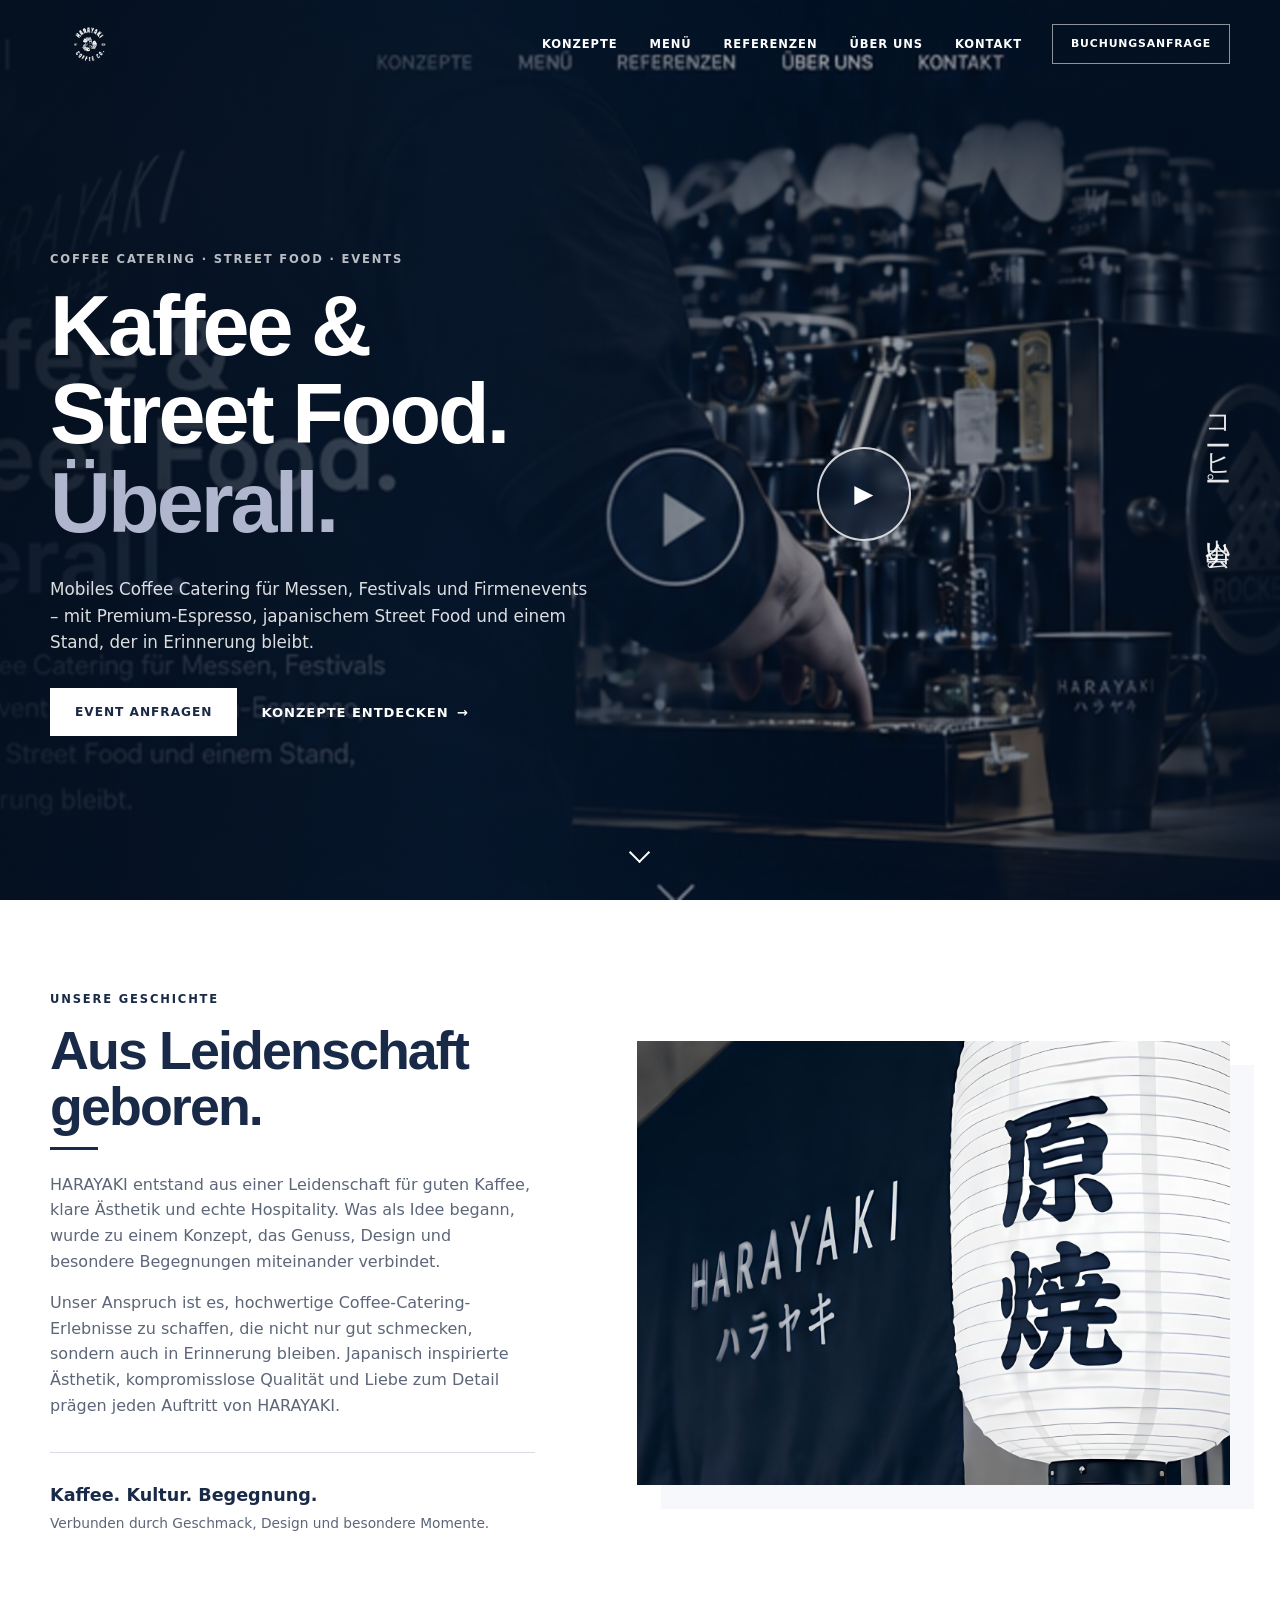
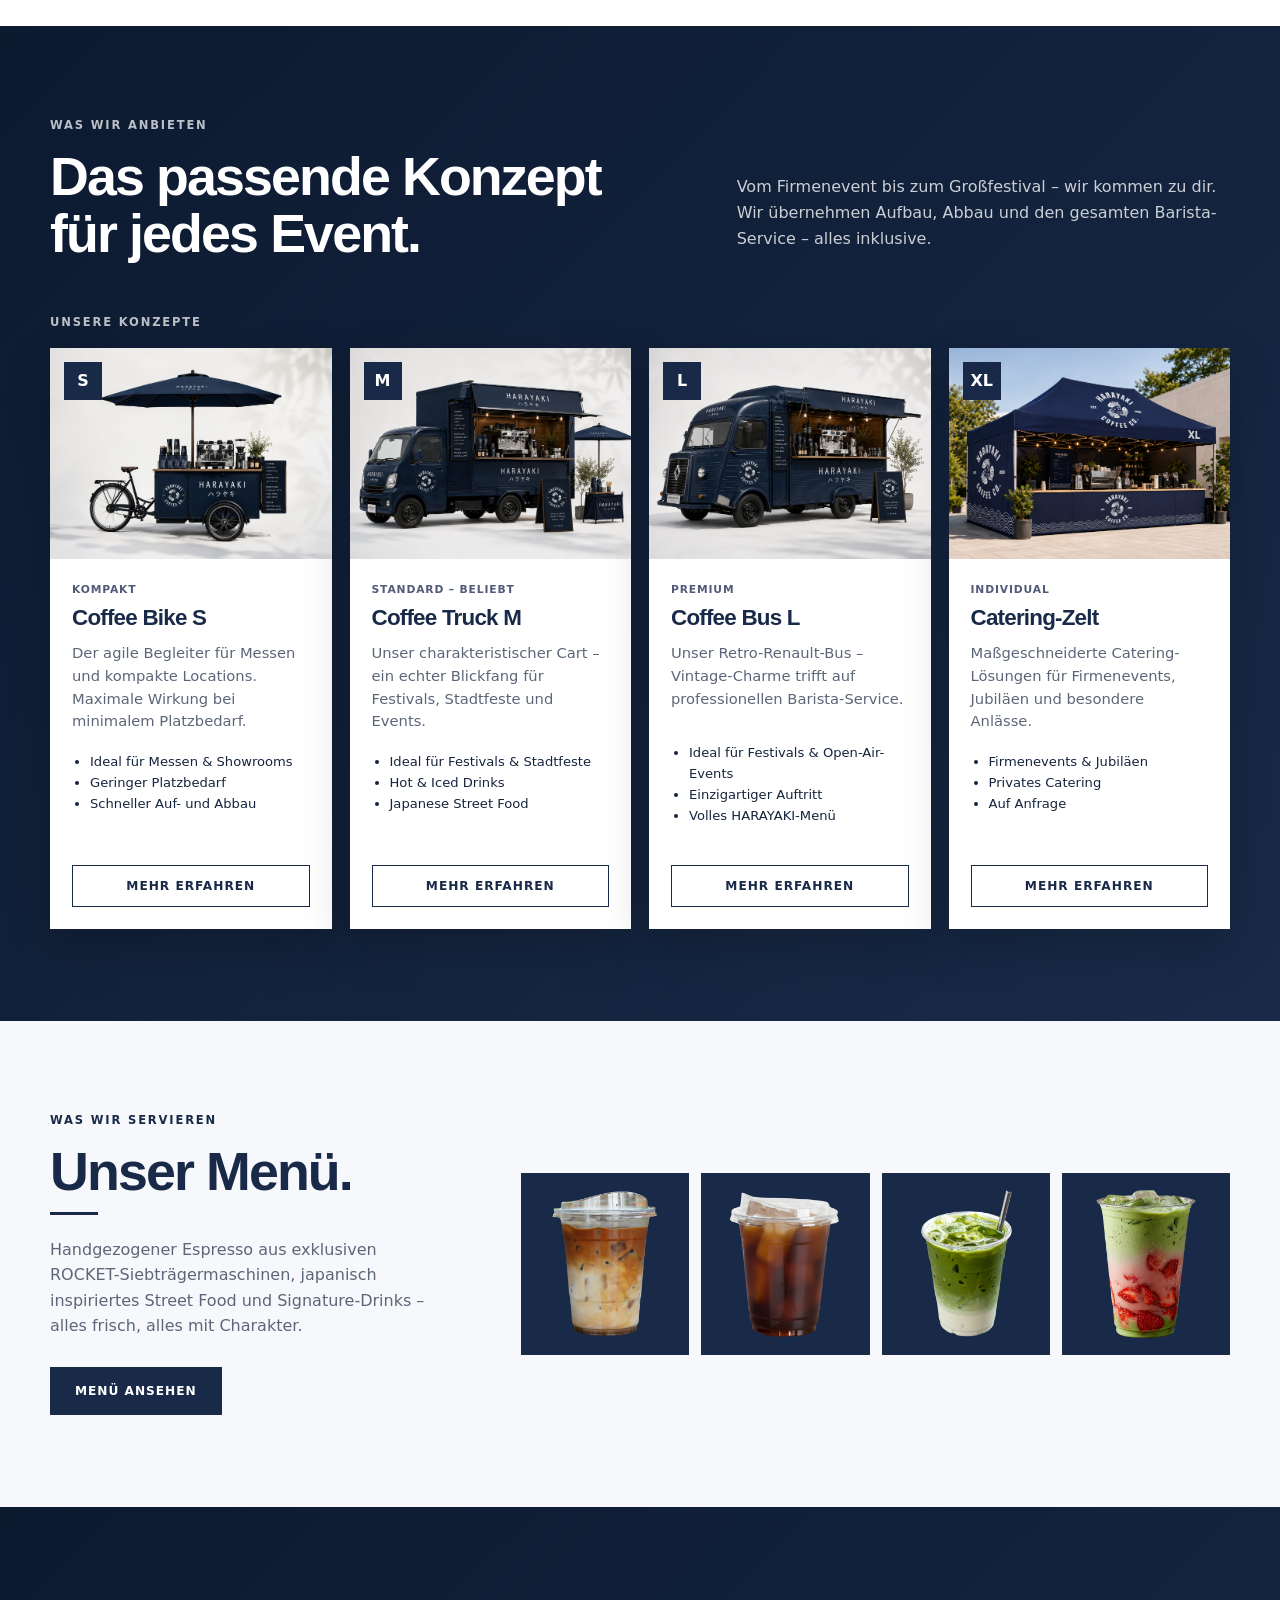
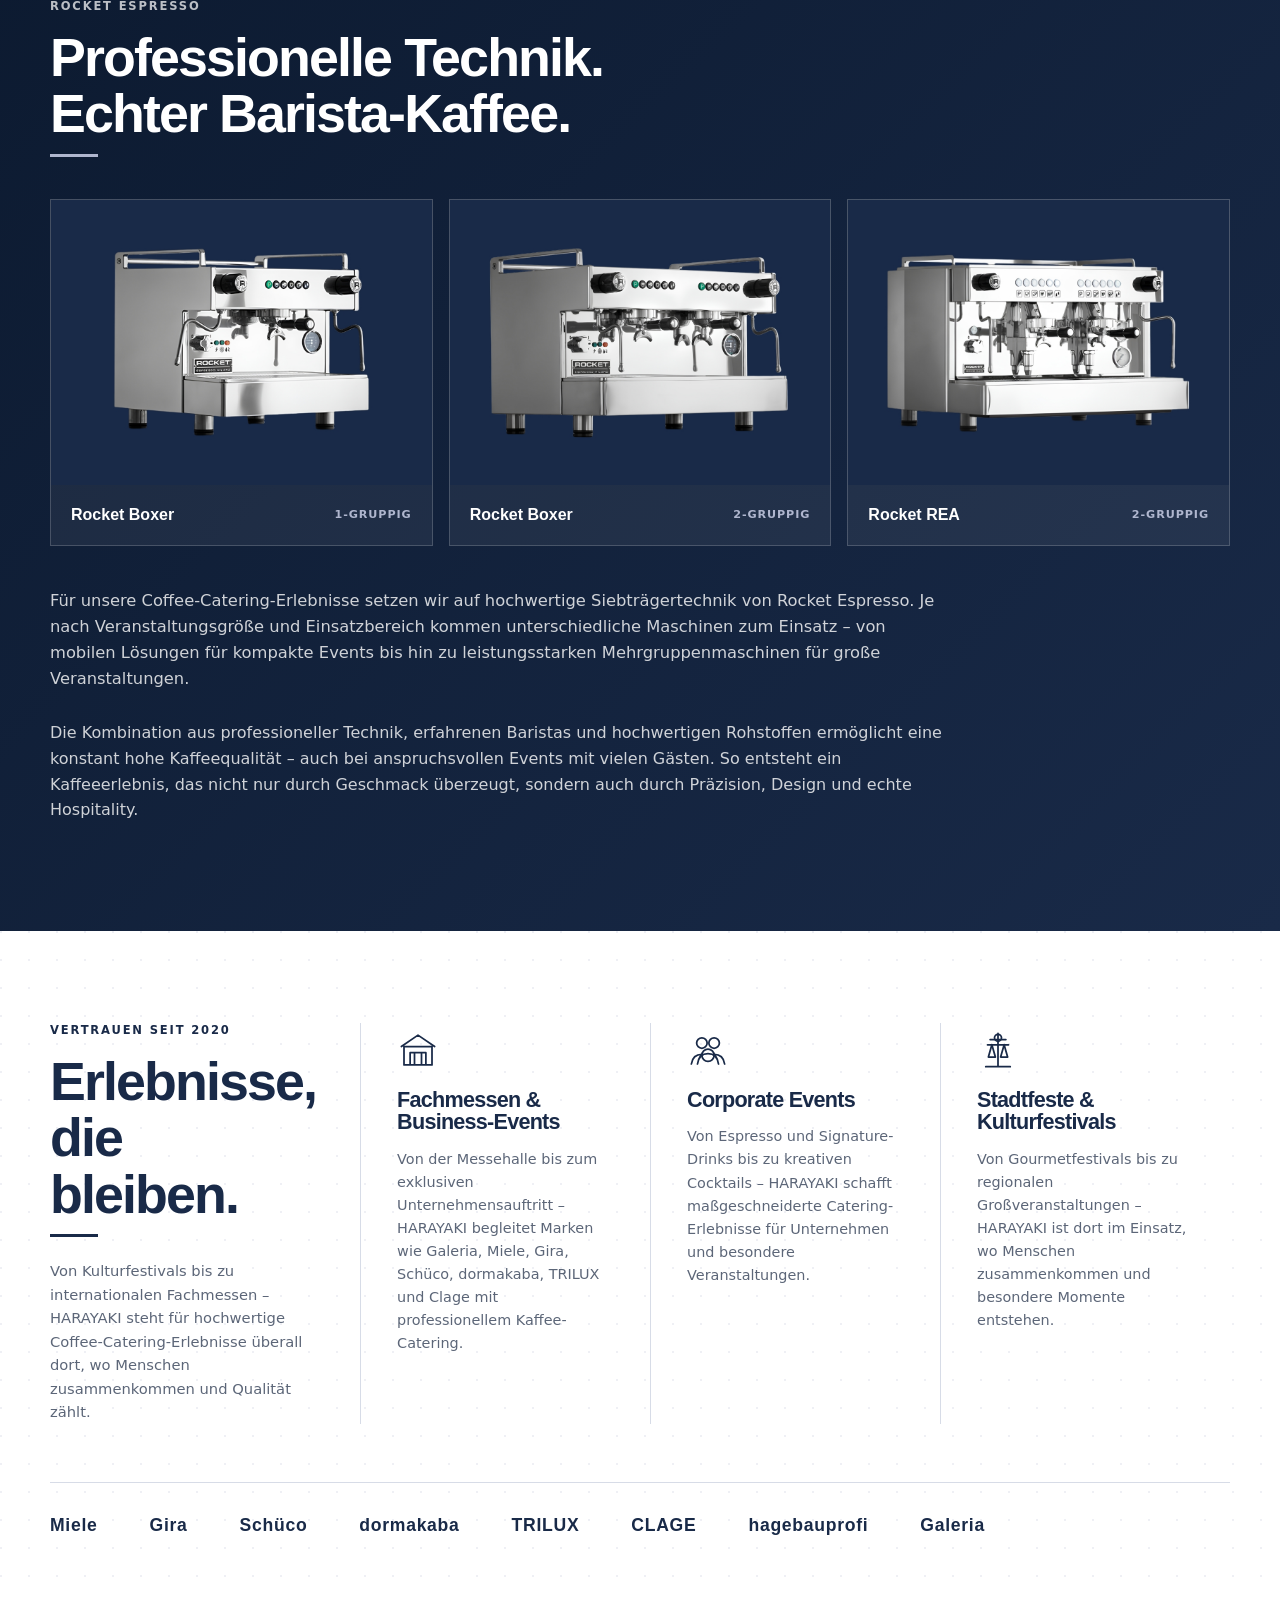
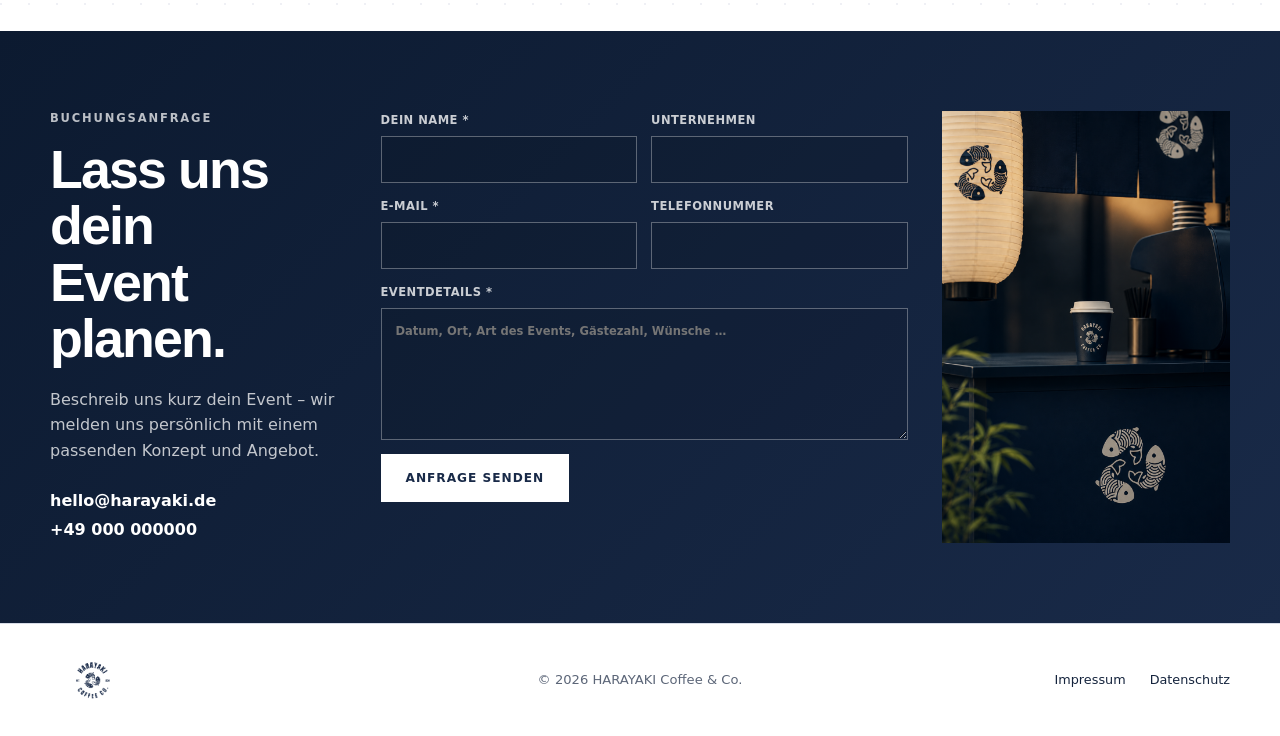
<file: index.html>
<!doctype html>
<html lang="de">
<head>
  <meta charset="utf-8">
  <meta name="viewport" content="width=device-width, initial-scale=1">
  <meta name="theme-color" content="#192a48">
  <meta name="description" content="HARAYAKI – Mobiles Coffee Catering für Messen, Festivals und Firmenevents mit Premium-Espresso, japanischem Street Food und besonderem Design.">
  <meta property="og:title" content="HARAYAKI – Coffee Catering">
  <meta property="og:description" content="Kaffee & Street Food. Überall.">
  <meta property="og:type" content="website">
  <meta property="og:image" content="assets/images/hero-poster.jpg">
  <title>HARAYAKI – Coffee Catering</title>
  <link rel="icon" href="assets/images/logo-dark.png" type="image/png">
  <link rel="preload" href="assets/images/hero-poster.jpg" as="image">
  <link rel="stylesheet" href="css/styles.css">
  <script src="js/content.js" defer></script>
  <script src="js/app.js" defer></script>
</head>
<body>
  <a class="skip-link" href="#main">Zum Inhalt springen</a>

  <header class="site-header" id="site-header">
    <div class="container header-inner">
      <a class="brand" href="#top" aria-label="HARAYAKI Startseite">
        <img id="header-logo" src="assets/images/logo-light.png" alt="HARAYAKI">
      </a>

      <button class="nav-toggle" type="button" aria-expanded="false" aria-controls="primary-nav" aria-label="Menü öffnen">
        <span></span><span></span><span></span>
      </button>

      <nav class="primary-nav" id="primary-nav" aria-label="Hauptnavigation">
        <a href="#konzepte">Konzepte</a>
        <a href="#menu">Menü</a>
        <a href="#referenzen">Referenzen</a>
        <a href="#geschichte">Über uns</a>
        <a href="#kontakt">Kontakt</a>
      </nav>

      <a class="button button-small button-outline header-cta" href="#kontakt">Buchungsanfrage</a>
    </div>
  </header>

  <main id="main">
    <section class="hero" id="top" aria-labelledby="hero-title">
      <video class="hero-video" id="hero-video" autoplay muted loop playsinline preload="metadata" poster="assets/images/hero-poster.jpg">
        <source id="hero-video-source-mobile" src="assets/videos/hero-mobile.mp4" type="video/mp4" media="(max-width: 820px)">
        <source id="hero-video-source" src="assets/videos/hero.mp4" type="video/mp4">
      </video>
      <div class="hero-overlay"></div>
      <div class="hero-pattern" aria-hidden="true"></div>

      <div class="container hero-grid">
        <div class="hero-copy reveal">
          <p class="eyebrow light">Coffee Catering · Street Food · Events</p>
          <h1 id="hero-title">Kaffee &amp;<br>Street Food.<br><span>Überall.</span></h1>
          <p>Mobiles Coffee Catering für Messen, Festivals und Firmenevents – mit Premium-Espresso, japanischem Street Food und einem Stand, der in Erinnerung bleibt.</p>
          <div class="hero-actions">
            <a class="button button-light" href="#kontakt">Event anfragen</a>
            <a class="text-link light-link" href="#konzepte">Konzepte entdecken <span aria-hidden="true">→</span></a>
          </div>
        </div>

        <button class="video-toggle" id="video-toggle" type="button" aria-label="Hero-Video pausieren">
          <span class="video-toggle-icon" aria-hidden="true">Ⅱ</span>
        </button>

        <div class="hero-japanese" aria-hidden="true">
          <span>コーヒー。</span>
          <span>出会い。</span>
        </div>
      </div>

      <a class="scroll-cue" href="#geschichte" aria-label="Zur Geschichte scrollen">
        <span></span>
      </a>
    </section>

    <section class="section story-section" id="geschichte" aria-labelledby="story-title">
      <div class="container story-grid">
        <div class="story-copy reveal">
          <p class="eyebrow">Unsere Geschichte</p>
          <h2 id="story-title">Aus Leidenschaft<br>geboren.</h2>
          <div class="accent-line"></div>
          <p>HARAYAKI entstand aus einer Leidenschaft für guten Kaffee, klare Ästhetik und echte Hospitality. Was als Idee begann, wurde zu einem Konzept, das Genuss, Design und besondere Begegnungen miteinander verbindet.</p>
          <p>Unser Anspruch ist es, hochwertige Coffee-Catering-Erlebnisse zu schaffen, die nicht nur gut schmecken, sondern auch in Erinnerung bleiben. Japanisch inspirierte Ästhetik, kompromisslose Qualität und Liebe zum Detail prägen jeden Auftritt von HARAYAKI.</p>

          <div class="story-statement">
            <div>
              <strong>Kaffee. Kultur. Begegnung.</strong>
              <span>Verbunden durch Geschmack, Design und besondere Momente.</span>
            </div>
          </div>
        </div>

        <figure class="story-media reveal">
          <img src="assets/images/story.jpg" alt="HARAYAKI Markenelemente und japanische Laterne" loading="lazy">
        </figure>
      </div>
    </section>

    <section class="section concepts-section" id="konzepte" aria-labelledby="concepts-title">
      <div class="section-pattern" aria-hidden="true"></div>
      <div class="container">
        <div class="section-intro section-intro-light reveal">
          <div>
            <p class="eyebrow light">Was wir anbieten</p>
            <h2 id="concepts-title">Das passende Konzept<br>für jedes Event.</h2>
          </div>
          <p>Vom Firmenevent bis zum Großfestival – wir kommen zu dir. Wir übernehmen Aufbau, Abbau und den gesamten Barista-Service – alles inklusive.</p>
        </div>

        <p class="eyebrow light concepts-label">Unsere Konzepte</p>
        <div class="package-grid" id="package-grid" aria-live="polite"></div>
      </div>
    </section>

    <section class="section menu-section" id="menu" aria-labelledby="menu-title">
      <div class="container menu-layout">
        <div class="menu-copy reveal">
          <p class="eyebrow">Was wir servieren</p>
          <h2 id="menu-title">Unser Menü.</h2>
          <div class="accent-line"></div>
          <p>Handgezogener Espresso aus exklusiven ROCKET-Siebträgermaschinen, japanisch inspiriertes Street Food und Signature-Drinks – alles frisch, alles mit Charakter.</p>
          <button class="button button-primary" type="button" data-open-menu>Menü ansehen</button>
        </div>

        <div class="menu-gallery reveal" aria-label="Auswahl aus unserem Menü">
          <figure><img src="assets/images/menu-coffee.jpg" alt="Espresso mit Latte Art" loading="lazy"></figure>
          <figure><img src="assets/images/menu-latte.jpg" alt="Frisch zubereiteter Latte" loading="lazy"></figure>
          <figure><img src="assets/images/menu-food.jpg" alt="Japanisch inspiriertes Street Food" loading="lazy"></figure>
          <figure><img src="assets/images/menu-signature.jpg" alt="HARAYAKI Signature-Drink" loading="lazy"></figure>
        </div>
      </div>
    </section>

    <section class="section technology-section" id="technik" aria-labelledby="technology-title">
      <div class="container">
        <div class="technology-heading reveal">
          <p class="eyebrow light">Rocket Espresso</p>
          <h2 id="technology-title">Professionelle Technik.<br>Echter Barista-Kaffee.</h2>
          <div class="accent-line accent-line-light"></div>
        </div>

        <div class="rocket-carousel reveal" data-rocket-carousel aria-label="Rocket-Espressomaschinen">
          <div class="rocket-track" data-rocket-track tabindex="0">
            <figure class="rocket-slide">
              <div class="rocket-media" data-placeholder="Bild Rocket Boxer · 1-gruppig">
                <img class="rocket-image" src="assets/images/rocket-boxer-1-group.jpg" alt="Rocket Boxer mit einer Brühgruppe" loading="lazy">
              </div>
              <figcaption><strong>Rocket Boxer</strong><span>1-gruppig</span></figcaption>
            </figure>

            <figure class="rocket-slide">
              <div class="rocket-media" data-placeholder="Bild Rocket Boxer · 2-gruppig">
                <img class="rocket-image" src="assets/images/rocket-boxer-2-group.jpg" alt="Rocket Boxer mit zwei Brühgruppen" loading="lazy">
              </div>
              <figcaption><strong>Rocket Boxer</strong><span>2-gruppig</span></figcaption>
            </figure>

            <figure class="rocket-slide">
              <div class="rocket-media" data-placeholder="Bild Rocket REA · 2-gruppig">
                <img class="rocket-image" src="assets/images/rocket-rea-2-group.jpg" alt="Rocket REA mit zwei Brühgruppen" loading="lazy">
              </div>
              <figcaption><strong>Rocket REA</strong><span>2-gruppig</span></figcaption>
            </figure>
          </div>

          <div class="rocket-carousel-controls" aria-label="Karussellsteuerung">
            <button class="rocket-arrow" type="button" data-rocket-prev aria-label="Vorherige Maschine">←</button>
            <div class="rocket-dots" aria-label="Maschine auswählen">
              <button type="button" data-rocket-dot="0" aria-label="Rocket Boxer 1-gruppig anzeigen" aria-current="true"></button>
              <button type="button" data-rocket-dot="1" aria-label="Rocket Boxer 2-gruppig anzeigen" aria-current="false"></button>
              <button type="button" data-rocket-dot="2" aria-label="Rocket REA 2-gruppig anzeigen" aria-current="false"></button>
            </div>
            <button class="rocket-arrow" type="button" data-rocket-next aria-label="Nächste Maschine">→</button>
          </div>
        </div>

        <div class="technology-copy reveal">
          <p>Für unsere Coffee-Catering-Erlebnisse setzen wir auf hochwertige Siebträgertechnik von Rocket Espresso. Je nach Veranstaltungsgröße und Einsatzbereich kommen unterschiedliche Maschinen zum Einsatz – von mobilen Lösungen für kompakte Events bis hin zu leistungsstarken Mehrgruppenmaschinen für große Veranstaltungen.</p>


          <p>Die Kombination aus professioneller Technik, erfahrenen Baristas und hochwertigen Rohstoffen ermöglicht eine konstant hohe Kaffeequalität – auch bei anspruchsvollen Events mit vielen Gästen. So entsteht ein Kaffeeerlebnis, das nicht nur durch Geschmack überzeugt, sondern auch durch Präzision, Design und echte Hospitality.</p>
        </div>
      </div>
    </section>

    <section class="section trust-section" id="referenzen" aria-labelledby="trust-title">
      <div class="container trust-grid">
        <div class="trust-heading reveal">
          <p class="eyebrow">Vertrauen seit 2020</p>
          <h2 id="trust-title">Erlebnisse,<br>die bleiben.</h2>
          <div class="accent-line"></div>
          <p>Von Kulturfestivals bis zu internationalen Fachmessen – HARAYAKI steht für hochwertige Coffee-Catering-Erlebnisse überall dort, wo Menschen zusammenkommen und Qualität zählt.</p>
        </div>

        <article class="trust-card reveal">
          <div class="trust-icon" aria-hidden="true">
            <svg viewBox="0 0 48 48"><path d="M8 20h32v21H8zM5 20l19-13 19 13M15 41V27h18v14M20 27v14M28 27v14"/></svg>
          </div>
          <h3>Fachmessen &amp;<br>Business-Events</h3>
          <p>Von der Messehalle bis zum exklusiven Unternehmensauftritt – HARAYAKI begleitet Marken wie Galeria, Miele, Gira, Schüco, dormakaba, TRILUX und Clage mit professionellem Kaffee-Catering.</p>
        </article>

        <article class="trust-card reveal">
          <div class="trust-icon" aria-hidden="true">
            <svg viewBox="0 0 48 48"><circle cx="17" cy="16" r="6"/><circle cx="31" cy="16" r="6"/><circle cx="24" cy="30" r="7"/><path d="M5 40c1-7 5-11 12-11M43 40c-1-7-5-11-12-11M12 40c1-8 5-12 12-12s11 4 12 12"/></svg>
          </div>
          <h3>Corporate Events</h3>
          <p>Von Espresso und Signature-Drinks bis zu kreativen Cocktails – HARAYAKI schafft maßgeschneiderte Catering-Erlebnisse für Unternehmen und besondere Veranstaltungen.</p>
        </article>

        <article class="trust-card reveal">
          <div class="trust-icon" aria-hidden="true">
            <svg viewBox="0 0 48 48"><path d="M24 5v38M15 12h18M12 18h24M10 43h28M17 18l-4 14h8l-4-14M31 18l-4 14h8l-4-14"/><circle cx="24" cy="10" r="4"/></svg>
          </div>
          <h3>Stadtfeste &amp;<br>Kulturfestivals</h3>
          <p>Von Gourmetfestivals bis zu regionalen Großveranstaltungen – HARAYAKI ist dort im Einsatz, wo Menschen zusammenkommen und besondere Momente entstehen.</p>
        </article>
      </div>

      <div class="container client-strip reveal" aria-label="Auswahl betreuter Marken">
        <span>Miele</span><span>Gira</span><span>Schüco</span><span>dormakaba</span><span>TRILUX</span><span>CLAGE</span><span>hagebauprofi</span><span>Galeria</span>
      </div>
    </section>

    <section class="contact-section" id="kontakt" aria-labelledby="contact-title">
      <div class="contact-pattern" aria-hidden="true"></div>
      <div class="container contact-grid">
        <div class="contact-copy reveal">
          <p class="eyebrow light">Buchungsanfrage</p>
          <h2 id="contact-title">Lass uns dein<br>Event planen.</h2>
          <p>Beschreib uns kurz dein Event – wir melden uns persönlich mit einem passenden Konzept und Angebot.</p>
          <div class="contact-details">
            <a id="contact-email-link" href="mailto:hello@harayaki.de">hello@harayaki.de</a>
            <span id="contact-phone">+49 000 000000</span>
          </div>
        </div>

        <form class="contact-form reveal" id="contact-form">
          <div class="form-row">
            <label><span>Dein Name *</span><input name="name" autocomplete="name" required></label>
            <label><span>Unternehmen</span><input name="company" autocomplete="organization"></label>
          </div>
          <div class="form-row">
            <label><span>E-Mail *</span><input type="email" name="email" autocomplete="email" required></label>
            <label><span>Telefonnummer</span><input type="tel" name="phone" autocomplete="tel"></label>
          </div>
          <label><span>Eventdetails *</span><textarea name="message" rows="5" placeholder="Datum, Ort, Art des Events, Gästezahl, Wünsche …" required></textarea></label>
          <button class="button button-light" type="submit">Anfrage senden</button>
          <p class="form-status" id="form-status" role="status" aria-live="polite"></p>
        </form>

        <figure class="contact-media reveal">
          <img src="assets/images/contact.jpg" alt="Japanische HARAYAKI Laterne" loading="lazy">
        </figure>
      </div>
    </section>
  </main>

  <footer class="site-footer">
    <div class="container footer-inner">
      <a class="footer-brand" href="#top" aria-label="Zur Startseite">
        <img id="footer-logo" src="assets/images/logo-dark.png" alt="HARAYAKI">
      </a>
      <p>© <span id="current-year"></span> HARAYAKI Coffee &amp; Co.</p>
      <nav aria-label="Rechtliche Navigation">
        <a href="impressum.html">Impressum</a>
        <a href="datenschutz.html">Datenschutz</a>
      </nav>
    </div>
  </footer>

  <div class="modal" id="package-modal" aria-hidden="true" role="dialog" aria-modal="true" aria-labelledby="package-modal-title">
    <div class="modal-backdrop" data-close-modal></div>
    <div class="modal-dialog modal-large" role="document">
      <button class="modal-close" type="button" data-close-modal aria-label="Popup schließen">×</button>
      <div id="package-modal-content"></div>
    </div>
  </div>

  <div class="modal" id="menu-modal" aria-hidden="true" role="dialog" aria-modal="true" aria-labelledby="menu-modal-title">
    <div class="modal-backdrop" data-close-modal></div>
    <div class="modal-dialog modal-menu" role="document">
      <button class="modal-close" type="button" data-close-modal aria-label="Menü schließen">×</button>
      <div class="modal-header">
        <p class="eyebrow">HARAYAKI</p>
        <h2 id="menu-modal-title">Unser Menü</h2>
        <p id="menu-modal-intro"></p>
      </div>
      <div class="menu-modal-grid" id="menu-modal-content"></div>
      <div class="modal-actions">
        <a class="button button-primary" href="#kontakt" data-close-modal>Anfrage starten</a>
      </div>
    </div>
  </div>

  <noscript>
    <div class="noscript">Bitte JavaScript aktivieren, damit Paketdetails und Menü-Popups funktionieren.</div>
  </noscript>
</body>
</html>
</file>
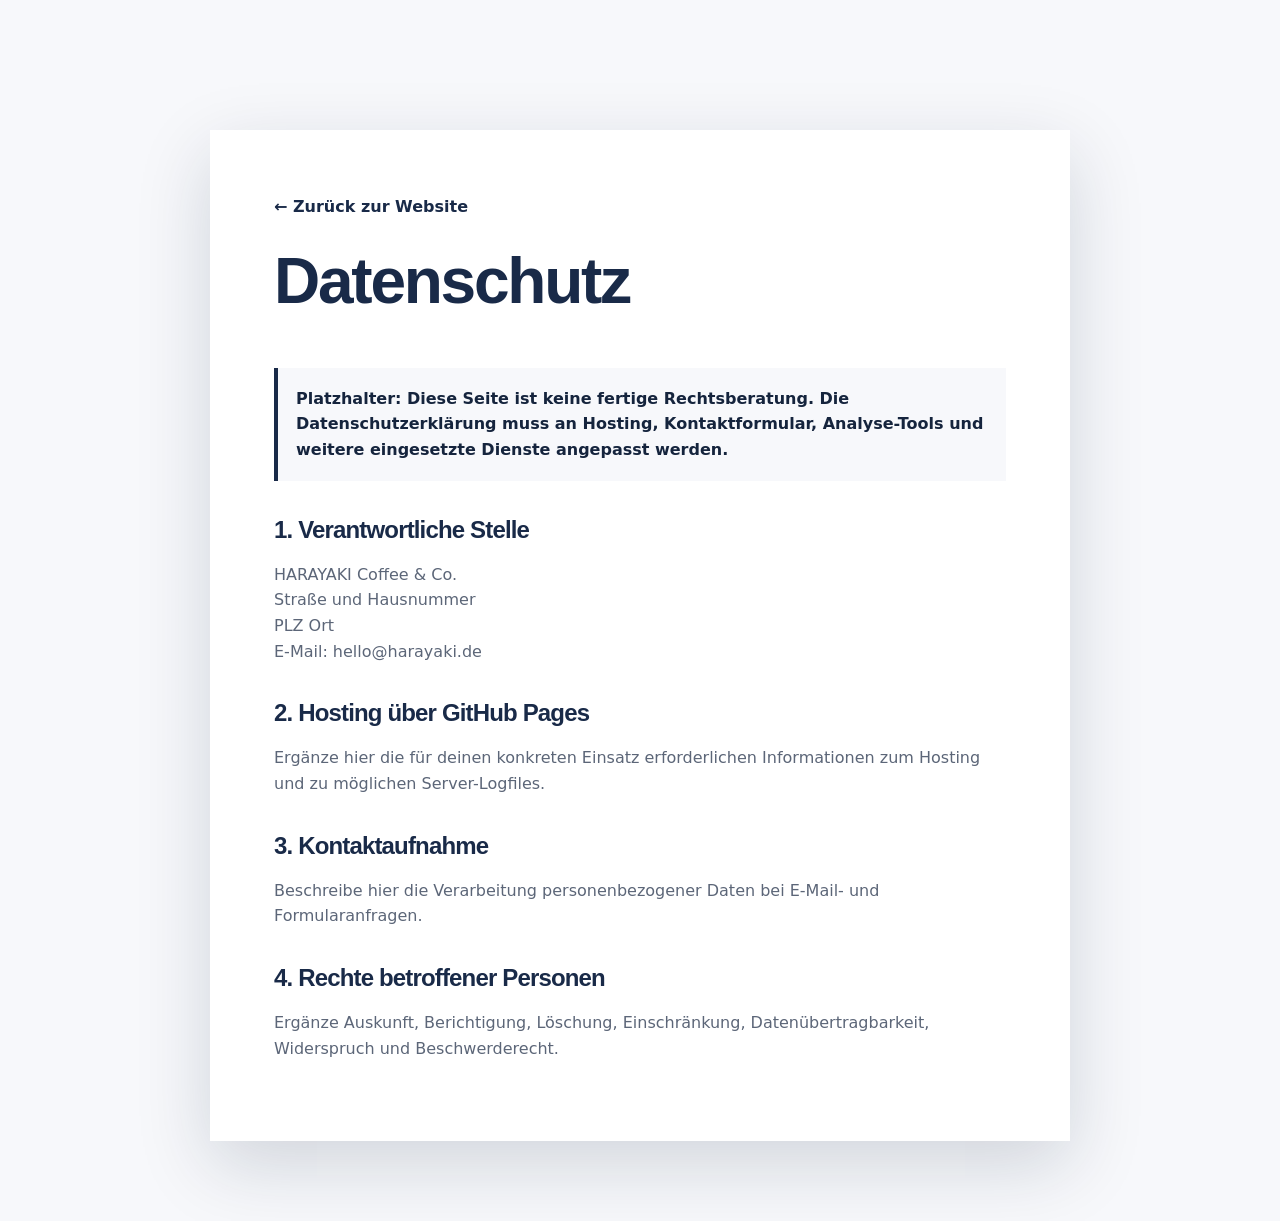
<file: datenschutz.html>
<!doctype html>
<html lang="de">
<head>
  <meta charset="utf-8">
  <meta name="viewport" content="width=device-width, initial-scale=1">
  <meta name="theme-color" content="#192a48">
  <title>Datenschutz – HARAYAKI</title>
  <link rel="stylesheet" href="css/styles.css">
</head>
<body>
  <main class="legal-page">
    <article class="legal-card">
      <a class="legal-back" href="index.html">← Zurück zur Website</a>
      <h1>Datenschutz</h1>
      <p class="placeholder-notice">Platzhalter: Diese Seite ist keine fertige Rechtsberatung. Die Datenschutzerklärung muss an Hosting, Kontaktformular, Analyse-Tools und weitere eingesetzte Dienste angepasst werden.</p>
      <h2>1. Verantwortliche Stelle</h2>
      <p>HARAYAKI Coffee &amp; Co.<br>Straße und Hausnummer<br>PLZ Ort<br>E-Mail: hello@harayaki.de</p>
      <h2>2. Hosting über GitHub Pages</h2>
      <p>Ergänze hier die für deinen konkreten Einsatz erforderlichen Informationen zum Hosting und zu möglichen Server-Logfiles.</p>
      <h2>3. Kontaktaufnahme</h2>
      <p>Beschreibe hier die Verarbeitung personenbezogener Daten bei E-Mail- und Formularanfragen.</p>
      <h2>4. Rechte betroffener Personen</h2>
      <p>Ergänze Auskunft, Berichtigung, Löschung, Einschränkung, Datenübertragbarkeit, Widerspruch und Beschwerderecht.</p>
    </article>
  </main>
</body>
</html>
</file>
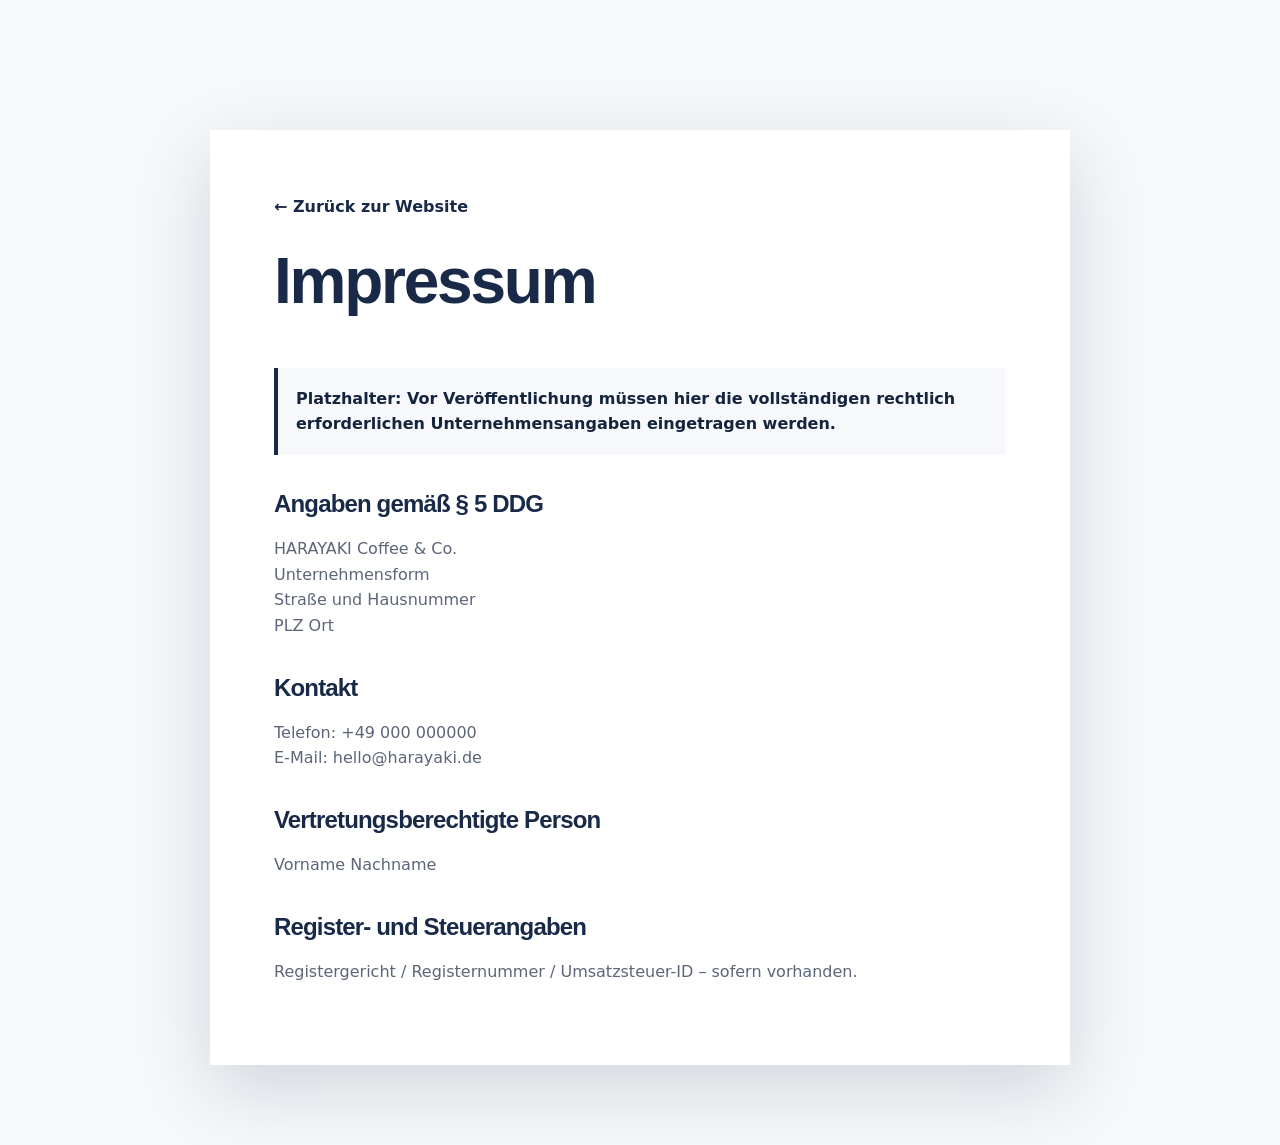
<file: impressum.html>
<!doctype html>
<html lang="de">
<head>
  <meta charset="utf-8">
  <meta name="viewport" content="width=device-width, initial-scale=1">
  <meta name="theme-color" content="#192a48">
  <title>Impressum – HARAYAKI</title>
  <link rel="stylesheet" href="css/styles.css">
</head>
<body>
  <main class="legal-page">
    <article class="legal-card">
      <a class="legal-back" href="index.html">← Zurück zur Website</a>
      <h1>Impressum</h1>
      <p class="placeholder-notice">Platzhalter: Vor Veröffentlichung müssen hier die vollständigen rechtlich erforderlichen Unternehmensangaben eingetragen werden.</p>
      <h2>Angaben gemäß § 5 DDG</h2>
      <p>HARAYAKI Coffee &amp; Co.<br>Unternehmensform<br>Straße und Hausnummer<br>PLZ Ort</p>
      <h2>Kontakt</h2>
      <p>Telefon: +49 000 000000<br>E-Mail: hello@harayaki.de</p>
      <h2>Vertretungsberechtigte Person</h2>
      <p>Vorname Nachname</p>
      <h2>Register- und Steuerangaben</h2>
      <p>Registergericht / Registernummer / Umsatzsteuer-ID – sofern vorhanden.</p>
    </article>
  </main>
</body>
</html>
</file>
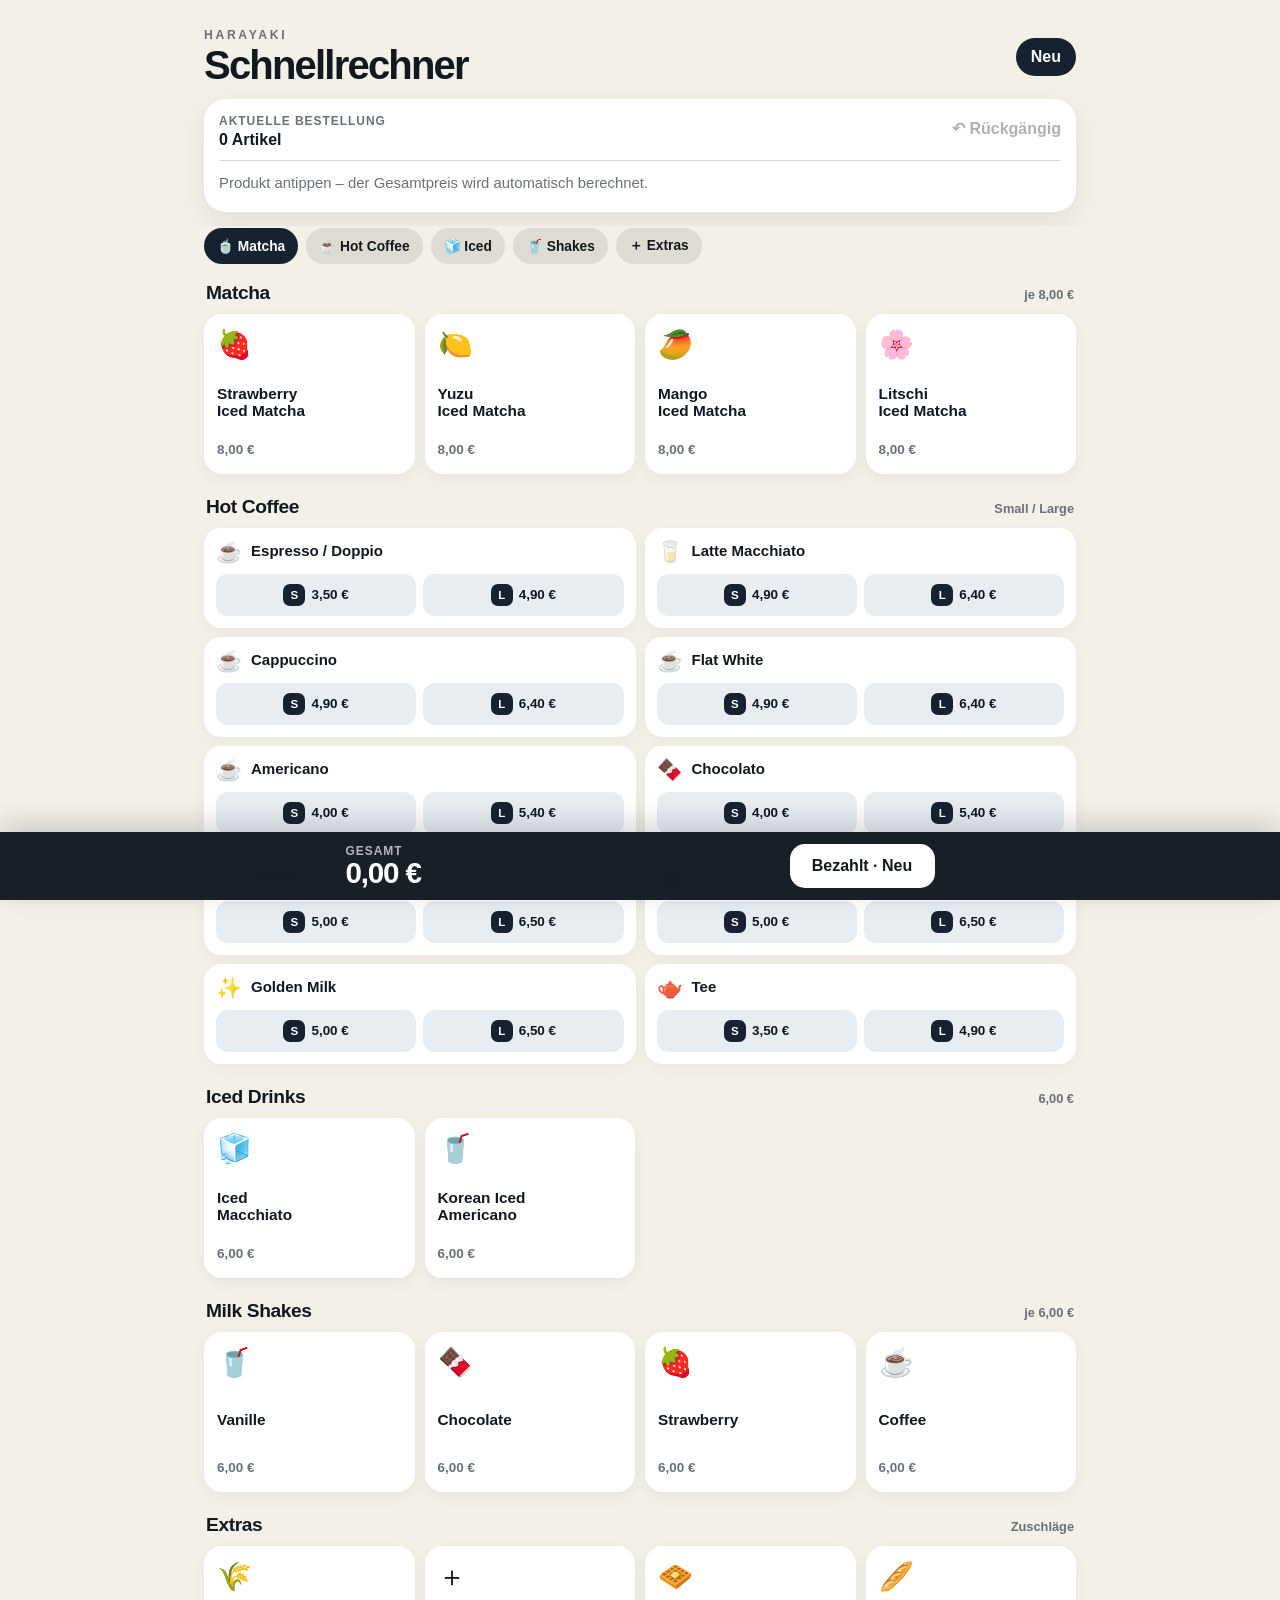
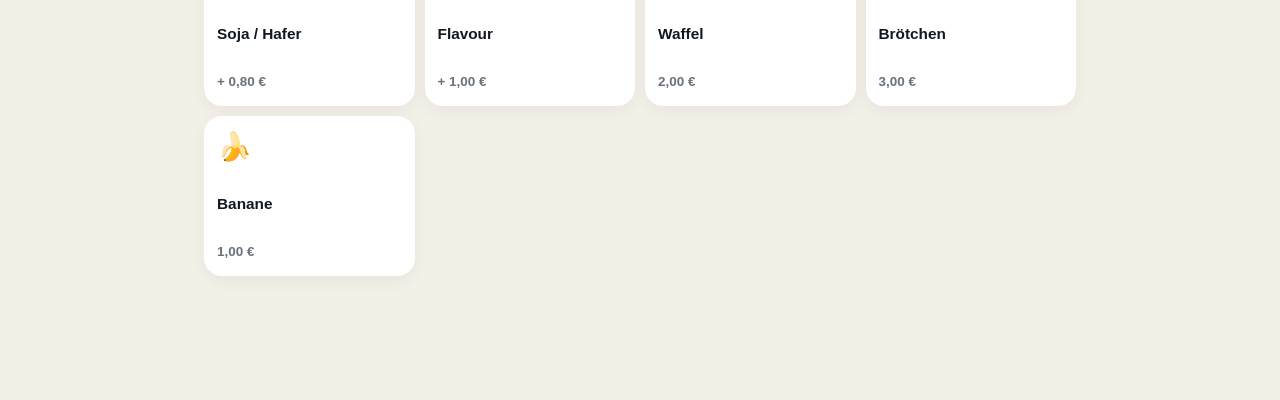
<file: rechner.html>
<!doctype html>
<html lang="de">
<head>
  <meta charset="utf-8">
  <meta name="viewport" content="width=device-width, initial-scale=1, viewport-fit=cover">
  <meta name="theme-color" content="#111820">
  <meta name="apple-mobile-web-app-capable" content="yes">
  <meta name="apple-mobile-web-app-status-bar-style" content="black-translucent">
  <meta name="apple-mobile-web-app-title" content="Harayaki Rechner">
  <title>Harayaki Schnellrechner</title>
  <link rel="stylesheet" href="css/rechner.css">
</head>
<body>
  <main class="app-shell">
    <header class="topbar">
      <div>
        <p class="eyebrow">HARAYAKI</p>
        <h1>Schnellrechner</h1>
      </div>
      <button class="reset-btn" id="resetBtn" type="button" aria-label="Alles löschen">Neu</button>
    </header>

    <section class="cart-card" aria-live="polite">
      <div class="cart-topline">
        <div>
          <span class="cart-label">Aktuelle Bestellung</span>
          <strong id="itemCount">0 Artikel</strong>
        </div>
        <button id="undoBtn" class="text-btn" type="button" disabled>↶ Rückgängig</button>
      </div>
      <div id="cartItems" class="cart-items">
        <p class="empty-state">Produkt antippen – der Gesamtpreis wird automatisch berechnet.</p>
      </div>
    </section>

    <nav class="category-tabs" aria-label="Produktkategorien">
      <button class="tab is-active" data-target="matcha" type="button">🍵 Matcha</button>
      <button class="tab" data-target="hot" type="button">☕ Hot Coffee</button>
      <button class="tab" data-target="iced" type="button">🧊 Iced</button>
      <button class="tab" data-target="shakes" type="button">🥤 Shakes</button>
      <button class="tab" data-target="extras" type="button">＋ Extras</button>
    </nav>

    <section class="menu-section" id="matcha">
      <div class="section-heading">
        <h2>Matcha</h2>
        <span>je 8,00 €</span>
      </div>
      <div class="product-grid product-grid--matcha">
        <button class="product-card" data-name="Strawberry Iced Matcha" data-price="8.00" data-icon="🍓" type="button">
          <span class="product-icon">🍓</span><span class="product-name">Strawberry<br>Iced Matcha</span><span class="product-price">8,00 €</span>
        </button>
        <button class="product-card" data-name="Yuzu Iced Matcha" data-price="8.00" data-icon="🍋" type="button">
          <span class="product-icon">🍋</span><span class="product-name">Yuzu<br>Iced Matcha</span><span class="product-price">8,00 €</span>
        </button>
        <button class="product-card" data-name="Mango Iced Matcha" data-price="8.00" data-icon="🥭" type="button">
          <span class="product-icon">🥭</span><span class="product-name">Mango<br>Iced Matcha</span><span class="product-price">8,00 €</span>
        </button>
        <button class="product-card" data-name="Litschi Iced Matcha" data-price="8.00" data-icon="🌸" type="button">
          <span class="product-icon">🌸</span><span class="product-name">Litschi<br>Iced Matcha</span><span class="product-price">8,00 €</span>
        </button>
      </div>
    </section>

    <section class="menu-section" id="hot">
      <div class="section-heading">
        <h2>Hot Coffee</h2>
        <span>Small / Large</span>
      </div>
      <div class="hot-list">
        <article class="size-card">
          <div><span class="size-icon">☕</span><strong>Espresso / Doppio</strong></div>
          <div class="size-actions">
            <button data-name="Espresso / Doppio · Small" data-price="3.50" data-icon="☕" type="button"><span>S</span>3,50 €</button>
            <button data-name="Espresso / Doppio · Large" data-price="4.90" data-icon="☕" type="button"><span>L</span>4,90 €</button>
          </div>
        </article>
        <article class="size-card">
          <div><span class="size-icon">🥛</span><strong>Latte Macchiato</strong></div>
          <div class="size-actions">
            <button data-name="Latte Macchiato · Small" data-price="4.90" data-icon="🥛" type="button"><span>S</span>4,90 €</button>
            <button data-name="Latte Macchiato · Large" data-price="6.40" data-icon="🥛" type="button"><span>L</span>6,40 €</button>
          </div>
        </article>
        <article class="size-card">
          <div><span class="size-icon">☕</span><strong>Cappuccino</strong></div>
          <div class="size-actions">
            <button data-name="Cappuccino · Small" data-price="4.90" data-icon="☕" type="button"><span>S</span>4,90 €</button>
            <button data-name="Cappuccino · Large" data-price="6.40" data-icon="☕" type="button"><span>L</span>6,40 €</button>
          </div>
        </article>
        <article class="size-card">
          <div><span class="size-icon">☕</span><strong>Flat White</strong></div>
          <div class="size-actions">
            <button data-name="Flat White · Small" data-price="4.90" data-icon="☕" type="button"><span>S</span>4,90 €</button>
            <button data-name="Flat White · Large" data-price="6.40" data-icon="☕" type="button"><span>L</span>6,40 €</button>
          </div>
        </article>
        <article class="size-card">
          <div><span class="size-icon">☕</span><strong>Americano</strong></div>
          <div class="size-actions">
            <button data-name="Americano · Small" data-price="4.00" data-icon="☕" type="button"><span>S</span>4,00 €</button>
            <button data-name="Americano · Large" data-price="5.40" data-icon="☕" type="button"><span>L</span>5,40 €</button>
          </div>
        </article>
        <article class="size-card">
          <div><span class="size-icon">🍫</span><strong>Chocolato</strong></div>
          <div class="size-actions">
            <button data-name="Chocolato · Small" data-price="4.00" data-icon="🍫" type="button"><span>S</span>4,00 €</button>
            <button data-name="Chocolato · Large" data-price="5.40" data-icon="🍫" type="button"><span>L</span>5,40 €</button>
          </div>
        </article>
        <article class="size-card">
          <div><span class="size-icon">🍵</span><strong>Matcha Latte</strong></div>
          <div class="size-actions">
            <button data-name="Matcha Latte · Small" data-price="5.00" data-icon="🍵" type="button"><span>S</span>5,00 €</button>
            <button data-name="Matcha Latte · Large" data-price="6.50" data-icon="🍵" type="button"><span>L</span>6,50 €</button>
          </div>
        </article>
        <article class="size-card">
          <div><span class="size-icon">🫖</span><strong>Chai Latte</strong></div>
          <div class="size-actions">
            <button data-name="Chai Latte · Small" data-price="5.00" data-icon="🫖" type="button"><span>S</span>5,00 €</button>
            <button data-name="Chai Latte · Large" data-price="6.50" data-icon="🫖" type="button"><span>L</span>6,50 €</button>
          </div>
        </article>
        <article class="size-card">
          <div><span class="size-icon">✨</span><strong>Golden Milk</strong></div>
          <div class="size-actions">
            <button data-name="Golden Milk · Small" data-price="5.00" data-icon="✨" type="button"><span>S</span>5,00 €</button>
            <button data-name="Golden Milk · Large" data-price="6.50" data-icon="✨" type="button"><span>L</span>6,50 €</button>
          </div>
        </article>
        <article class="size-card">
          <div><span class="size-icon">🫖</span><strong>Tee</strong></div>
          <div class="size-actions">
            <button data-name="Tee · Small" data-price="3.50" data-icon="🫖" type="button"><span>S</span>3,50 €</button>
            <button data-name="Tee · Large" data-price="4.90" data-icon="🫖" type="button"><span>L</span>4,90 €</button>
          </div>
        </article>
      </div>
    </section>

    <section class="menu-section" id="iced">
      <div class="section-heading"><h2>Iced Drinks</h2><span>6,00 €</span></div>
      <div class="product-grid">
        <button class="product-card" data-name="Iced Macchiato" data-price="6.00" data-icon="🧊" type="button">
          <span class="product-icon">🧊</span><span class="product-name">Iced<br>Macchiato</span><span class="product-price">6,00 €</span>
        </button>
        <button class="product-card" data-name="Korean Iced Americano" data-price="6.00" data-icon="🥤" type="button">
          <span class="product-icon">🥤</span><span class="product-name">Korean Iced<br>Americano</span><span class="product-price">6,00 €</span>
        </button>
      </div>
    </section>

    <section class="menu-section" id="shakes">
      <div class="section-heading"><h2>Milk Shakes</h2><span>je 6,00 €</span></div>
      <div class="product-grid">
        <button class="product-card" data-name="Milk Shake · Vanille" data-price="6.00" data-icon="🥤" type="button">
          <span class="product-icon">🥤</span><span class="product-name">Vanille</span><span class="product-price">6,00 €</span>
        </button>
        <button class="product-card" data-name="Milk Shake · Chocolate" data-price="6.00" data-icon="🍫" type="button">
          <span class="product-icon">🍫</span><span class="product-name">Chocolate</span><span class="product-price">6,00 €</span>
        </button>
        <button class="product-card" data-name="Milk Shake · Strawberry" data-price="6.00" data-icon="🍓" type="button">
          <span class="product-icon">🍓</span><span class="product-name">Strawberry</span><span class="product-price">6,00 €</span>
        </button>
        <button class="product-card" data-name="Milk Shake · Coffee" data-price="6.00" data-icon="☕" type="button">
          <span class="product-icon">☕</span><span class="product-name">Coffee</span><span class="product-price">6,00 €</span>
        </button>
      </div>
    </section>

    <section class="menu-section" id="extras">
      <div class="section-heading"><h2>Extras</h2><span>Zuschläge</span></div>
      <div class="product-grid">
        <button class="product-card" data-name="Milchalternative · Soja/Hafer" data-price="0.80" data-icon="🌾" type="button">
          <span class="product-icon">🌾</span><span class="product-name">Soja / Hafer</span><span class="product-price">+ 0,80 €</span>
        </button>
        <button class="product-card" data-name="Flavour" data-price="1.00" data-icon="＋" type="button">
          <span class="product-icon">＋</span><span class="product-name">Flavour</span><span class="product-price">+ 1,00 €</span>
        </button>
      </div>
    </section>

    <div class="bottom-spacer" aria-hidden="true"></div>
  </main>

  <footer class="total-bar">
    <div>
      <span>Gesamt</span>
      <strong id="grandTotal">0,00 €</strong>
    </div>
    <button id="checkoutResetBtn" type="button">Bezahlt · Neu</button>
  </footer>

  <script src="js/rechner.js"></script>
</body>
</html>
</file>
<file: css/styles.css>
:root {
  --navy: #192a48;
  --navy-deep: #0c1a30;
  --navy-mid: #1a2c4b;
  --slate: #525a79;
  --mist: #afb6ce;
  --white: #ffffff;
  --paper: #f7f8fb;
  --ink: #15243d;
  --muted: #5c6678;
  --border: #d7dce7;
  --shadow: 0 24px 70px rgba(15, 31, 55, 0.16);
  --container: min(1180px, calc(100% - 40px));
  --header-height: 88px;
  --font-display: "Horizon", "Arial Black", "Helvetica Neue", Arial, sans-serif;
  --font-body: Inter, ui-sans-serif, system-ui, -apple-system, BlinkMacSystemFont, "Segoe UI", sans-serif;
}

* { box-sizing: border-box; }
html { scroll-behavior: smooth; }
body {
  margin: 0;
  color: var(--ink);
  background: var(--white);
  font-family: var(--font-body);
  line-height: 1.6;
  -webkit-font-smoothing: antialiased;
}
body.modal-open,
body.nav-open { overflow: hidden; }
img, video { display: block; max-width: 100%; }
button, input, textarea { font: inherit; }
button, a { -webkit-tap-highlight-color: transparent; }
a { color: inherit; text-decoration: none; }
figure, h1, h2, h3, p { margin-top: 0; }

.skip-link {
  position: fixed;
  top: 12px;
  left: 12px;
  z-index: 9999;
  padding: 10px 14px;
  background: var(--white);
  color: var(--navy);
  transform: translateY(-150%);
}
.skip-link:focus { transform: translateY(0); }

.container { width: var(--container); margin-inline: auto; }
.section { padding: 92px 0; }

.eyebrow {
  margin-bottom: 15px;
  color: var(--navy);
  font-size: 0.72rem;
  font-weight: 800;
  letter-spacing: 0.16em;
  line-height: 1.3;
  text-transform: uppercase;
}
.eyebrow.light { color: rgba(255, 255, 255, 0.72); }

h1, h2, h3 {
  color: var(--navy);
  font-family: var(--font-display);
  font-weight: 800;
  letter-spacing: -0.035em;
  line-height: 1.05;
}
h1 { font-size: clamp(3.4rem, 6.6vw, 6.7rem); }
h2 { margin-bottom: 20px; font-size: clamp(2.35rem, 4.2vw, 4.4rem); }
h3 { font-size: 1.35rem; }
p { color: var(--muted); }

.accent-line {
  width: 48px;
  height: 3px;
  margin: -8px 0 22px;
  background: var(--navy);
}

.button {
  display: inline-flex;
  min-height: 48px;
  align-items: center;
  justify-content: center;
  border: 1px solid transparent;
  padding: 12px 24px;
  cursor: pointer;
  font-size: 0.76rem;
  font-weight: 800;
  letter-spacing: 0.08em;
  line-height: 1.2;
  text-align: center;
  text-transform: uppercase;
  transition: transform 180ms ease, background 180ms ease, color 180ms ease, border-color 180ms ease;
}
.button:hover { transform: translateY(-2px); }
.button:focus-visible, a:focus-visible, input:focus-visible, textarea:focus-visible, button:focus-visible {
  outline: 3px solid var(--mist);
  outline-offset: 3px;
}
.button-primary { background: var(--navy); color: var(--white); }
.button-primary:hover { background: var(--navy-deep); }
.button-light { background: var(--white); color: var(--navy); }
.button-light:hover { background: var(--mist); }
.button-outline { border-color: rgba(255,255,255,.55); color: var(--white); }
.button-outline:hover { border-color: var(--white); background: var(--white); color: var(--navy); }
.button-small { min-height: 40px; padding: 10px 18px; font-size: 0.68rem; }
.button-card { width: 100%; min-height: 42px; border-color: var(--navy); background: transparent; color: var(--navy); }
.button-card:hover { background: var(--navy); color: var(--white); }
.button[disabled] { cursor: wait; opacity: .65; }

.text-link {
  display: inline-flex;
  align-items: center;
  gap: 8px;
  font-size: .82rem;
  font-weight: 750;
  text-transform: uppercase;
  letter-spacing: .07em;
}
.light-link { color: var(--white); }

.site-header {
  position: fixed;
  inset: 0 0 auto;
  z-index: 1000;
  height: var(--header-height);
  color: var(--white);
  transition: background 200ms ease, box-shadow 200ms ease, height 200ms ease;
}
.site-header.is-scrolled {
  height: 72px;
  background: rgba(12, 26, 48, .94);
  box-shadow: 0 10px 40px rgba(0,0,0,.18);
  backdrop-filter: blur(16px);
}
.header-inner { height: 100%; display: flex; align-items: center; justify-content: space-between; gap: 30px; }
.brand { flex: 0 0 auto; }
.brand img { width: 128px; height: 56px; object-fit: contain; object-position: left center; }
.primary-nav { display: flex; align-items: center; justify-content: center; gap: clamp(18px, 2.5vw, 38px); margin-left: auto; }
.primary-nav a { position: relative; font-size: .72rem; font-weight: 750; letter-spacing: .08em; text-transform: uppercase; }
.primary-nav a::after { content: ""; position: absolute; right: 0; bottom: -8px; left: 0; height: 1px; background: currentColor; transform: scaleX(0); transition: transform 180ms ease; }
.primary-nav a:hover::after { transform: scaleX(1); }
.nav-toggle { display: none; width: 44px; height: 44px; border: 0; background: transparent; color: var(--white); }
.nav-toggle span { display: block; width: 24px; height: 2px; margin: 5px auto; background: currentColor; transition: transform .2s ease, opacity .2s ease; }
.nav-toggle[aria-expanded="true"] span:nth-child(1) { transform: translateY(7px) rotate(45deg); }
.nav-toggle[aria-expanded="true"] span:nth-child(2) { opacity: 0; }
.nav-toggle[aria-expanded="true"] span:nth-child(3) { transform: translateY(-7px) rotate(-45deg); }

.hero {
  position: relative;
  min-height: 760px;
  height: 100svh;
  max-height: 980px;
  overflow: hidden;
  background: var(--navy-deep);
  color: var(--white);
}
.hero-video { position: absolute; inset: 0; width: 100%; height: 100%; object-fit: cover; object-position: center; }
.hero-overlay { position: absolute; inset: 0; background: linear-gradient(90deg, rgba(5,16,31,.93) 0%, rgba(7,22,42,.78) 36%, rgba(5,16,31,.35) 65%, rgba(5,16,31,.72) 100%); }
.hero-pattern, .section-pattern, .contact-pattern {
  position: absolute;
  pointer-events: none;
  opacity: .18;
  background-image: url("data:image/svg+xml,%3Csvg xmlns='http://www.w3.org/2000/svg' width='120' height='120' viewBox='0 0 120 120'%3E%3Cg fill='none' stroke='%23afb6ce' stroke-width='1'%3E%3Ccircle cx='60' cy='60' r='40'/%3E%3Cpath d='M60 20 95 40v40L60 100 25 80V40zM20 60h80M60 20v80M31 31l58 58M89 31 31 89'/%3E%3C/g%3E%3C/svg%3E");
}
.hero-pattern { right: -120px; bottom: -140px; width: 520px; height: 520px; }
.hero-grid { position: relative; z-index: 2; display: grid; min-height: 100%; grid-template-columns: 1.1fr 1fr .22fr; align-items: center; padding-top: var(--header-height); }
.hero-copy { max-width: 660px; }
.hero-copy h1 { margin-bottom: 28px; color: var(--white); }
.hero-copy h1 span { color: var(--mist); }
.hero-copy > p:not(.eyebrow) { max-width: 540px; margin-bottom: 32px; color: rgba(255,255,255,.86); font-size: 1.05rem; }
.hero-actions { display: flex; flex-wrap: wrap; align-items: center; gap: 24px; }
.video-toggle {
  justify-self: center;
  display: grid;
  width: 94px;
  height: 94px;
  place-items: center;
  border: 2px solid rgba(255,255,255,.8);
  border-radius: 50%;
  background: rgba(13,30,54,.42);
  color: var(--white);
  cursor: pointer;
  backdrop-filter: blur(8px);
  transition: transform .2s ease, background .2s ease;
}
.video-toggle:hover { transform: scale(1.05); background: rgba(13,30,54,.72); }
.video-toggle-icon { font-size: 1.55rem; letter-spacing: -4px; transform: translateX(-2px); }
.hero-japanese { align-self: center; justify-self: end; display: flex; gap: 18px; font-family: serif; font-size: 1.6rem; line-height: 1; writing-mode: vertical-rl; }
.hero-japanese span { color: rgba(255,255,255,.9); letter-spacing: .14em; }
.scroll-cue { position: absolute; z-index: 3; bottom: 26px; left: 50%; width: 36px; height: 36px; transform: translateX(-50%); }
.scroll-cue span { position: absolute; top: 7px; left: 10px; width: 15px; height: 15px; border-right: 2px solid var(--white); border-bottom: 2px solid var(--white); transform: rotate(45deg); animation: bounce 1.8s infinite; }
@keyframes bounce { 0%,100% { transform: translateY(0) rotate(45deg); opacity:.45; } 50% { transform: translateY(7px) rotate(45deg); opacity:1; } }

.story-section { background: var(--white); }
.story-grid { display: grid; grid-template-columns: minmax(0, .9fr) minmax(420px, 1.1fr); gap: clamp(50px, 8vw, 110px); align-items: center; }
.story-copy > p:not(.eyebrow) { max-width: 620px; }
.story-media { margin: 0; }
.story-media img { width: 100%; aspect-ratio: 4/3; object-fit: cover; box-shadow: 24px 24px 0 var(--paper); }
.story-statement { display: flex; gap: 18px; align-items: center; margin-top: 34px; padding-top: 28px; border-top: 1px solid var(--border); }
.statement-mark { display: grid; flex: 0 0 50px; width: 50px; height: 50px; place-items: center; border: 2px solid var(--navy); border-radius: 50%; color: var(--navy); font-family: serif; font-size: 1.3rem; }
.story-statement strong, .story-statement span { display: block; }
.story-statement strong { margin-bottom: 3px; color: var(--navy); font-size: 1.1rem; }
.story-statement div span { color: var(--muted); font-size: .86rem; }

.concepts-section { position: relative; overflow: hidden; background: linear-gradient(135deg, var(--navy-deep), var(--navy)); color: var(--white); }
.section-pattern { right: -180px; top: -120px; width: 620px; height: 620px; }
.section-intro { display: grid; grid-template-columns: 1fr .8fr; gap: 70px; align-items: end; margin-bottom: 54px; }
.section-intro-light h2 { margin-bottom: 0; color: var(--white); }
.section-intro-light > p { max-width: 520px; margin: 0 0 10px; color: rgba(255,255,255,.78); }
.concepts-label { margin-bottom: 18px; }
.package-grid { display: grid; grid-template-columns: repeat(4, minmax(0, 1fr)); gap: 18px; }
.package-card { display: flex; min-width: 0; flex-direction: column; overflow: hidden; background: var(--white); color: var(--ink); box-shadow: 0 18px 45px rgba(0,0,0,.2); transition: transform .2s ease, box-shadow .2s ease; }
.package-card:hover { transform: translateY(-7px); box-shadow: 0 28px 60px rgba(0,0,0,.27); }
.package-image-wrap { position: relative; aspect-ratio: 4/3; overflow: hidden; background: var(--paper); }
.package-image-wrap img { width: 100%; height: 100%; object-fit: cover; transition: transform .4s ease; }
.package-card:hover .package-image-wrap img { transform: scale(1.04); }
.size-badge { position: absolute; z-index: 2; top: 14px; left: 14px; display: grid; min-width: 38px; height: 38px; place-items: center; padding-inline: 8px; background: var(--navy); color: var(--white); font-weight: 900; }
.package-content { display: flex; flex: 1; flex-direction: column; padding: 22px; }
.package-badge { margin-bottom: 8px; color: var(--slate); font-size: .67rem; font-weight: 850; letter-spacing: .08em; text-transform: uppercase; }
.package-content h3 { margin-bottom: 12px; font-size: 1.4rem; }
.package-content > p:not(.package-badge) { min-height: 82px; margin-bottom: 18px; font-size: .92rem; line-height: 1.55; }
.package-content ul { min-height: 90px; margin: 0 0 24px; padding-left: 18px; color: var(--ink); font-size: .82rem; line-height: 1.6; }
.package-content .button { margin-top: auto; }

.menu-section { background: var(--paper); }
.menu-layout { display: grid; grid-template-columns: .7fr 1.3fr; gap: clamp(50px, 7vw, 100px); align-items: center; }
.menu-copy p:not(.eyebrow) { max-width: 470px; }
.menu-copy .button { margin-top: 12px; }
.menu-gallery { display: grid; grid-template-columns: repeat(4, 1fr); gap: 12px; }
.menu-gallery figure { margin: 0; overflow: hidden; aspect-ratio: 1/1.08; background: var(--navy); }
.menu-gallery img { width: 100%; height: 100%; object-fit: cover; transition: transform .35s ease; }
.menu-gallery figure:hover img { transform: scale(1.05); }

.technology-section { background: linear-gradient(135deg, var(--navy-deep), var(--navy)); }
.technology-heading { max-width: 800px; margin-bottom: 42px; }
.technology-heading h2 { color: var(--white); }
.accent-line-light { background: var(--mist); }
.rocket-carousel { margin-bottom: 42px; }
.rocket-track { display: grid; grid-template-columns: repeat(3, minmax(0, 1fr)); gap: 16px; }
.rocket-slide { min-width: 0; margin: 0; border: 1px solid rgba(255,255,255,.18); background: rgba(255,255,255,.06); }
.rocket-media { position: relative; display: grid; overflow: hidden; aspect-ratio: 4/3; place-items: center; background: rgba(255,255,255,.08); }
.rocket-media::before { content: attr(data-placeholder); padding: 24px; color: rgba(255,255,255,.52); font-size: .75rem; font-weight: 800; letter-spacing: .08em; text-align: center; text-transform: uppercase; }
.rocket-media img { position: absolute; inset: 0; width: 100%; height: 100%; object-fit: cover; transition: opacity .2s ease, transform .35s ease; }
.rocket-media.is-missing img { opacity: 0; }
.rocket-slide:hover .rocket-media img { transform: scale(1.025); }
.rocket-slide figcaption { display: flex; align-items: center; justify-content: space-between; gap: 18px; padding: 17px 20px; }
.rocket-slide figcaption strong { color: var(--white); font-family: var(--font-display); font-size: 1rem; }
.rocket-slide figcaption span { color: var(--mist); font-size: .7rem; font-weight: 800; letter-spacing: .08em; text-transform: uppercase; }
.rocket-carousel-controls { display: none; }
.technology-copy { max-width: 900px; }
.technology-copy > p { color: rgba(255,255,255,.8); }
.technology-copy > p:first-child { margin-bottom: 28px; font-size: 1.02rem; }
.technology-copy .technology-label { margin-bottom: 12px; color: var(--white); font-size: .75rem; font-weight: 800; letter-spacing: .1em; text-transform: uppercase; }
.machine-list { display: grid; grid-template-columns: repeat(3, minmax(0, 1fr)); gap: 12px; margin: 0 0 30px; padding: 0; list-style: none; }
.machine-list li { display: flex; min-height: 112px; flex-direction: column; justify-content: space-between; gap: 16px; padding: 20px; border: 1px solid rgba(255,255,255,.22); background: rgba(255,255,255,.06); }
.machine-list span { color: var(--white); font-family: var(--font-display); font-size: 1.02rem; font-weight: 800; line-height: 1.15; }
.machine-list strong { color: var(--mist); font-size: .72rem; letter-spacing: .09em; text-transform: uppercase; }

.trust-section { position: relative; overflow: hidden; background: var(--white); }
.trust-section::before { content: ""; position: absolute; inset: 0; pointer-events: none; opacity: .2; background-image: radial-gradient(circle at 1px 1px, var(--mist) 1px, transparent 0); background-size: 28px 28px; }
.trust-grid { position: relative; display: grid; grid-template-columns: .9fr repeat(3, 1fr); gap: 0; }
.trust-heading { padding-right: 44px; }
.trust-heading > p:last-child { max-width: 430px; margin-bottom: 0; font-size: .92rem; }
.trust-card { padding: 6px 36px 0; border-left: 1px solid var(--border); }
.trust-icon { width: 42px; height: 42px; margin-bottom: 18px; color: var(--navy); }
.trust-icon svg { width: 100%; height: 100%; fill: none; stroke: currentColor; stroke-width: 2; stroke-linecap: round; stroke-linejoin: round; }
.trust-card h3 { margin-bottom: 14px; }
.trust-card p { margin: 0; font-size: .9rem; }
.client-strip { position: relative; display: flex; flex-wrap: wrap; gap: 28px 52px; align-items: center; margin-top: 58px; padding-top: 28px; border-top: 1px solid var(--border); }
.client-strip span { color: var(--navy); font-family: var(--font-display); font-size: 1.1rem; font-weight: 900; letter-spacing: .04em; }

.contact-section { position: relative; overflow: hidden; padding: 80px 0; background: linear-gradient(135deg, var(--navy-deep), var(--navy)); color: var(--white); }
.contact-pattern { left: -220px; bottom: -240px; width: 650px; height: 650px; }
.contact-grid { position: relative; display: grid; grid-template-columns: .72fr 1.28fr .7fr; gap: 34px; align-items: stretch; }
.contact-copy h2 { color: var(--white); }
.contact-copy > p:not(.eyebrow) { color: rgba(255,255,255,.75); }
.contact-details { display: flex; flex-direction: column; gap: 4px; margin-top: 24px; color: var(--white); font-weight: 700; }
.contact-form { display: flex; flex-direction: column; gap: 14px; }
.form-row { display: grid; grid-template-columns: 1fr 1fr; gap: 14px; }
.contact-form label { display: flex; flex-direction: column; gap: 7px; color: rgba(255,255,255,.78); font-size: .72rem; font-weight: 700; letter-spacing: .04em; text-transform: uppercase; }
.contact-form input, .contact-form textarea { width: 100%; border: 1px solid rgba(255,255,255,.32); border-radius: 0; padding: 13px 14px; background: rgba(0,0,0,.1); color: var(--white); outline: none; }
.contact-form textarea { resize: vertical; min-height: 132px; }
.contact-form input:focus, .contact-form textarea:focus { border-color: var(--white); background: rgba(255,255,255,.05); }
.contact-form .button { align-self: flex-start; }
.form-status { min-height: 24px; margin: 0; color: var(--white); font-size: .85rem; }
.contact-media { margin: 0; min-height: 100%; overflow: hidden; }
.contact-media img { width: 100%; height: 100%; object-fit: cover; }

.site-footer { padding: 26px 0; border-top: 1px solid var(--border); background: var(--white); }
.footer-inner { display: grid; grid-template-columns: 1fr auto 1fr; align-items: center; gap: 24px; }
.footer-brand img { width: 88px; height: 60px; object-fit: contain; object-position: left center; }
.footer-inner p { margin: 0; font-size: .82rem; text-align: center; }
.footer-inner nav { display: flex; justify-content: flex-end; gap: 24px; font-size: .8rem; }

.modal { position: fixed; inset: 0; z-index: 3000; display: none; align-items: center; justify-content: center; padding: 28px; }
.modal.is-open { display: flex; }
.modal-backdrop { position: absolute; inset: 0; background: rgba(3,12,24,.82); backdrop-filter: blur(8px); }
.modal-dialog { position: relative; z-index: 1; width: min(920px, 100%); max-height: calc(100vh - 56px); overflow: auto; background: var(--white); box-shadow: var(--shadow); animation: modalIn .22s ease both; }
.modal-large { width: min(1080px, 100%); }
.modal-menu { width: min(1040px, 100%); padding: clamp(26px, 4vw, 58px); }
@keyframes modalIn { from { opacity: 0; transform: translateY(16px) scale(.98); } to { opacity: 1; transform: none; } }
.modal-close { position: sticky; z-index: 4; top: 14px; float: right; display: grid; width: 42px; height: 42px; margin: 14px 14px -56px 0; place-items: center; border: 0; border-radius: 50%; background: var(--white); color: var(--navy); box-shadow: 0 5px 20px rgba(0,0,0,.12); cursor: pointer; font-size: 1.65rem; line-height: 1; }
.package-modal-grid { display: grid; grid-template-columns: .9fr 1.1fr; min-height: 620px; }
.package-modal-media { position: relative; min-height: 100%; background: var(--paper); }
.package-modal-media img { width: 100%; height: 100%; min-height: 620px; object-fit: cover; }
.size-badge-large { top: 26px; left: 26px; min-width: 56px; height: 56px; font-size: 1.2rem; }
.package-modal-copy { padding: clamp(34px, 5vw, 68px); }
.package-modal-copy h2 { margin-bottom: 18px; font-size: clamp(2rem, 4vw, 3.8rem); }
.package-modal-copy h3 { margin: 30px 0 12px; font-size: 1rem; letter-spacing: .02em; }
.modal-lead { font-size: 1.02rem; }
.spec-list { margin: 0; border-top: 1px solid var(--border); }
.spec-list div { display: grid; grid-template-columns: 1fr 1fr; gap: 18px; padding: 10px 0; border-bottom: 1px solid var(--border); }
.spec-list dt { color: var(--muted); font-size: .82rem; }
.spec-list dd { margin: 0; color: var(--ink); font-size: .85rem; font-weight: 700; text-align: right; }
.check-list { margin: 0 0 30px; padding: 0; list-style: none; }
.check-list li { position: relative; margin: 8px 0; padding-left: 25px; color: var(--muted); font-size: .9rem; }
.check-list li::before { content: "✓"; position: absolute; left: 0; color: var(--navy); font-weight: 900; }
.modal-header { max-width: 680px; margin-bottom: 38px; }
.modal-header h2 { margin-bottom: 12px; }
.modal-header p:last-child { margin-bottom: 0; }
.menu-modal-grid { display: grid; grid-template-columns: repeat(2, 1fr); gap: 34px 54px; }
.menu-category { border-top: 2px solid var(--navy); padding-top: 16px; }
.menu-category h3 { margin-bottom: 18px; text-transform: uppercase; letter-spacing: .05em; }
.menu-items { display: flex; flex-direction: column; gap: 12px; }
.menu-item { display: flex; justify-content: space-between; gap: 22px; padding-bottom: 10px; border-bottom: 1px solid var(--border); }
.menu-item strong, .menu-item small { display: block; }
.menu-item strong { color: var(--ink); font-size: .92rem; }
.menu-item small { color: var(--muted); font-size: .72rem; }
.menu-item > span { flex: 0 0 auto; color: var(--navy); font-weight: 800; }
.modal-actions { margin-top: 42px; }
.noscript { position: fixed; right: 20px; bottom: 20px; z-index: 5000; max-width: 420px; padding: 16px; background: #fff3cd; color: #664d03; box-shadow: var(--shadow); }

.reveal { opacity: 0; transform: translateY(22px); transition: opacity .65s ease, transform .65s ease; }
.reveal.is-visible { opacity: 1; transform: none; }
.package-grid .reveal:nth-child(2), .menu-gallery figure:nth-child(2) { transition-delay: .08s; }
.package-grid .reveal:nth-child(3), .menu-gallery figure:nth-child(3) { transition-delay: .16s; }
.package-grid .reveal:nth-child(4), .menu-gallery figure:nth-child(4) { transition-delay: .24s; }

.legal-page { min-height: 100vh; padding: 130px 0 80px; background: var(--paper); }
.legal-card { width: min(860px, calc(100% - 40px)); margin: auto; padding: clamp(28px, 5vw, 64px); background: var(--white); box-shadow: var(--shadow); }
.legal-card h1 { font-size: clamp(2.4rem, 5vw, 4.5rem); }
.legal-card h2 { margin-top: 36px; font-size: 1.5rem; }
.legal-back { display: inline-flex; margin-bottom: 28px; color: var(--navy); font-weight: 800; }
.placeholder-notice { padding: 18px; border-left: 4px solid var(--navy); background: var(--paper); color: var(--ink); font-weight: 700; }

@media (max-width: 1100px) {
  :root { --header-height: 76px; }
  .header-cta { display: none; }
  .package-grid { grid-template-columns: repeat(2, minmax(0, 1fr)); }
  .package-content > p:not(.package-badge), .package-content ul { min-height: auto; }
  .trust-grid { grid-template-columns: repeat(3, 1fr); }
  .trust-heading { grid-column: 1 / -1; margin-bottom: 42px; }
  .trust-card:first-of-type { border-left: 0; padding-left: 0; }
  .contact-grid { grid-template-columns: .8fr 1.2fr; }
  .contact-media { display: none; }
}

@media (max-width: 820px) {
  :root { --container: min(100% - 30px, 1180px); }
  .section { padding: 72px 0; }
  .nav-toggle { display: block; order: 3; }
  .primary-nav {
    position: fixed;
    inset: var(--header-height) 0 auto;
    display: flex;
    max-height: 0;
    flex-direction: column;
    align-items: stretch;
    gap: 0;
    overflow: hidden;
    margin: 0;
    background: rgba(12,26,48,.98);
    transition: max-height .25s ease;
  }
  .primary-nav.is-open { max-height: calc(100vh - var(--header-height)); }
  .primary-nav a { padding: 18px 24px; border-top: 1px solid rgba(255,255,255,.1); }
  .hero { min-height: 720px; height: 100svh; }
  .hero-overlay { background: linear-gradient(90deg, rgba(5,16,31,.93), rgba(5,16,31,.6)); }
  .hero-grid { grid-template-columns: 1fr auto; }
  .hero-copy { align-self: center; }
  .video-toggle { width: 76px; height: 76px; }
  .hero-japanese { display: none; }
  .story-grid, .menu-layout, .section-intro, .contact-grid, .package-modal-grid { grid-template-columns: 1fr; }
  .technology-heading { margin-bottom: 30px; }
  .rocket-carousel { margin-right: calc((100vw - var(--container)) / -2); margin-bottom: 34px; }
  .rocket-track { display: flex; gap: 14px; overflow-x: auto; padding-right: calc((100vw - var(--container)) / 2); scroll-behavior: smooth; scroll-snap-type: x mandatory; scrollbar-width: none; }
  .rocket-track::-webkit-scrollbar { display: none; }
  .rocket-slide { flex: 0 0 min(84vw, 540px); scroll-snap-align: start; }
  .rocket-carousel-controls { display: flex; align-items: center; justify-content: space-between; margin-top: 18px; padding-right: calc((100vw - var(--container)) / 2); }
  .rocket-arrow { display: grid; width: 42px; height: 42px; place-items: center; border: 1px solid rgba(255,255,255,.35); border-radius: 50%; background: transparent; color: var(--white); cursor: pointer; font-size: 1.2rem; }
  .rocket-dots { display: flex; gap: 9px; align-items: center; }
  .rocket-dots button { width: 8px; height: 8px; border: 0; border-radius: 50%; padding: 0; background: rgba(255,255,255,.35); cursor: pointer; transition: width .2s ease, border-radius .2s ease, background .2s ease; }
  .rocket-dots button[aria-current="true"] { width: 24px; border-radius: 999px; background: var(--white); }
  .story-media { order: -1; }
  .story-media img { box-shadow: 12px 12px 0 var(--paper); }
  .section-intro { gap: 20px; align-items: start; }
  .menu-gallery { grid-template-columns: repeat(2, 1fr); }
  .trust-grid { grid-template-columns: 1fr; }
  .trust-card { padding: 28px 0; border-top: 1px solid var(--border); border-left: 0; }
  .client-strip { gap: 22px 34px; }
  .contact-copy { max-width: 620px; }
  .package-modal-media img { min-height: 360px; max-height: 480px; }
  .menu-modal-grid { grid-template-columns: 1fr; }
  .footer-inner { grid-template-columns: 1fr; text-align: center; }
  .footer-brand img { margin: auto; object-position: center; }
  .footer-inner nav { justify-content: center; }
}

@media (max-width: 560px) {
  h1 { font-size: clamp(3rem, 16vw, 4.8rem); }
  h2 { font-size: clamp(2.15rem, 11vw, 3.2rem); }
  .brand img { width: 106px; }
  .hero-grid { display: block; padding-top: 160px; }
  .hero-copy > p:not(.eyebrow) { font-size: .96rem; }
  .hero-actions { align-items: flex-start; flex-direction: column; gap: 16px; }
  .video-toggle { position: absolute; right: 0; bottom: 88px; width: 64px; height: 64px; }
  .package-grid { grid-template-columns: 1fr; }
  .form-row { grid-template-columns: 1fr; }
  .menu-gallery { gap: 7px; }
  .machine-list { grid-template-columns: 1fr; }
  .machine-list li { min-height: 0; }
  .rocket-slide { flex-basis: calc(100vw - 45px); }
  .modal { padding: 10px; }
  .modal-dialog { max-height: calc(100vh - 20px); }
  .modal-menu, .package-modal-copy { padding: 28px 22px; }
  .package-modal-media img { min-height: 270px; }
  .spec-list div { grid-template-columns: 1fr; gap: 2px; }
  .spec-list dd { text-align: left; }
  .client-strip span { font-size: .95rem; }
}

@media (prefers-reduced-motion: reduce) {
  *, *::before, *::after { scroll-behavior: auto !important; animation-duration: .01ms !important; animation-iteration-count: 1 !important; transition-duration: .01ms !important; }
  .reveal { opacity: 1; transform: none; }
}

.hero-pattern,
.section-pattern,
.contact-pattern {
  display: none !important;
}
</file>
<file: css/rechner.css>
:root{
  --bg:#f3f0e8;
  --panel:#ffffff;
  --ink:#111820;
  --muted:#69717a;
  --line:#d9d6ce;
  --accent:#172230;
  --accent-soft:#e8edf2;
  --radius:22px;
  --shadow:0 10px 28px rgba(17,24,32,.08);
}

*{box-sizing:border-box;-webkit-tap-highlight-color:transparent}
html{scroll-behavior:smooth}
body{
  margin:0;
  background:var(--bg);
  color:var(--ink);
  font-family:Inter,ui-sans-serif,-apple-system,BlinkMacSystemFont,"Segoe UI",sans-serif;
  min-height:100vh;
}
button{font:inherit;color:inherit}
button:active{transform:scale(.98)}

.app-shell{width:min(920px,100%);margin:0 auto;padding:18px 14px 0}
.topbar{display:flex;align-items:center;justify-content:space-between;gap:16px;margin-bottom:14px}
.eyebrow{font-size:.76rem;font-weight:900;letter-spacing:.22em;margin:0 0 3px;color:var(--muted)}
h1{font-size:clamp(1.7rem,6vw,2.5rem);line-height:1;margin:0;letter-spacing:-.045em}
.reset-btn,.text-btn,.tab,.product-card,.size-actions button,.total-bar button{border:0;cursor:pointer}
.reset-btn{background:var(--accent);color:#fff;border-radius:999px;padding:10px 15px;font-weight:800}

.cart-card{background:var(--panel);border-radius:var(--radius);box-shadow:var(--shadow);padding:15px;margin-bottom:14px}
.cart-topline{display:flex;justify-content:space-between;align-items:flex-start;gap:10px;border-bottom:1px solid var(--line);padding-bottom:11px;margin-bottom:10px}
.cart-label{display:block;font-size:.75rem;text-transform:uppercase;letter-spacing:.08em;color:var(--muted);font-weight:800;margin-bottom:3px}
#itemCount{font-size:1rem}
.text-btn{background:transparent;font-weight:800;color:var(--accent);padding:5px 0}
.text-btn:disabled{opacity:.35;cursor:default}
.cart-items{display:flex;flex-direction:column;gap:7px;max-height:176px;overflow:auto}
.empty-state{margin:2px 0;color:var(--muted);font-size:.93rem;line-height:1.45}
.cart-row{display:grid;grid-template-columns:1fr auto auto;gap:10px;align-items:center;padding:8px 0;border-bottom:1px dashed #e5e1d9}
.cart-row:last-child{border-bottom:0}
.cart-row-main{display:flex;gap:9px;align-items:center;min-width:0}
.cart-row-icon{width:30px;height:30px;border-radius:9px;background:var(--accent-soft);display:grid;place-items:center;flex:0 0 auto}
.cart-row-name{font-size:.9rem;font-weight:750;white-space:nowrap;overflow:hidden;text-overflow:ellipsis}
.cart-row-qty{font-size:.78rem;color:var(--muted);font-weight:800}
.cart-row-price{font-weight:900;white-space:nowrap;font-size:.9rem}
.remove-one{border:0;background:#eeeae1;border-radius:9px;width:30px;height:30px;font-weight:900;cursor:pointer}

.category-tabs{display:flex;gap:8px;overflow-x:auto;padding:2px 0 10px;position:sticky;top:0;z-index:5;background:linear-gradient(var(--bg) 72%,rgba(243,240,232,0));scrollbar-width:none}
.category-tabs::-webkit-scrollbar{display:none}
.tab{flex:0 0 auto;background:#dedbd2;border-radius:999px;padding:9px 13px;font-size:.86rem;font-weight:850;white-space:nowrap}
.tab.is-active{background:var(--accent);color:#fff}

.menu-section{scroll-margin-top:58px;margin:8px 0 22px}
.section-heading{display:flex;align-items:baseline;justify-content:space-between;gap:12px;margin:0 2px 10px}
.section-heading h2{font-size:1.2rem;margin:0;letter-spacing:-.02em}
.section-heading span{color:var(--muted);font-size:.8rem;font-weight:800}
.product-grid{display:grid;grid-template-columns:repeat(2,minmax(0,1fr));gap:10px}
.product-card{background:var(--panel);border-radius:18px;padding:16px 12px;min-height:142px;display:flex;flex-direction:column;align-items:flex-start;justify-content:space-between;text-align:left;box-shadow:0 5px 16px rgba(17,24,32,.05);border:1px solid transparent;transition:transform .08s ease,border-color .08s ease,box-shadow .08s ease}
.product-card:hover{border-color:#c8c4ba;box-shadow:0 8px 20px rgba(17,24,32,.08)}
.product-card.was-added{border-color:var(--accent);box-shadow:0 0 0 2px rgba(23,34,48,.08)}
.product-icon{font-size:1.75rem;line-height:1}
.product-name{font-size:.96rem;font-weight:900;line-height:1.08;margin:10px 0 5px}
.product-price{font-size:.84rem;color:var(--muted);font-weight:800}

.hot-list{display:flex;flex-direction:column;gap:9px}
.size-card{background:var(--panel);border-radius:17px;padding:12px;box-shadow:0 5px 16px rgba(17,24,32,.04);display:grid;grid-template-columns:minmax(0,1fr) 190px;gap:10px;align-items:center}
.size-card>div:first-child{display:flex;align-items:center;gap:9px;min-width:0}
.size-card strong{font-size:.94rem;line-height:1.1}
.size-icon{font-size:1.3rem}
.size-actions{display:grid;grid-template-columns:1fr 1fr;gap:7px}
.size-actions button{background:var(--accent-soft);border-radius:12px;padding:10px 8px;font-weight:900;font-size:.84rem;display:flex;justify-content:center;gap:6px;align-items:center}
.size-actions button span{display:grid;place-items:center;background:var(--accent);color:#fff;width:22px;height:22px;border-radius:7px;font-size:.72rem}
.size-actions button.was-added{outline:2px solid var(--accent)}

.bottom-spacer{height:102px}
.total-bar{position:fixed;left:0;right:0;bottom:0;z-index:20;background:rgba(17,24,32,.97);color:#fff;padding:12px max(14px,env(safe-area-inset-right)) calc(12px + env(safe-area-inset-bottom)) max(14px,env(safe-area-inset-left));display:flex;justify-content:center;gap:14px;box-shadow:0 -8px 28px rgba(17,24,32,.18);backdrop-filter:blur(12px)}
.total-bar>div{width:min(430px,55%);display:flex;flex-direction:column;justify-content:center}
.total-bar span{font-size:.75rem;letter-spacing:.08em;text-transform:uppercase;opacity:.68;font-weight:800}
#grandTotal{font-size:1.85rem;line-height:1;letter-spacing:-.04em}
.total-bar button{background:#fff;color:var(--ink);border-radius:15px;padding:11px 16px;font-weight:900;min-width:145px}

@media (min-width:680px){
  .app-shell{padding:28px 24px 0}
  .product-grid{grid-template-columns:repeat(4,minmax(0,1fr))}
  .product-grid--matcha{grid-template-columns:repeat(4,minmax(0,1fr))}
  .hot-list{display:grid;grid-template-columns:1fr 1fr}
  .size-card{grid-template-columns:1fr;align-items:stretch}
  .product-card{min-height:160px}
}

@media (max-width:460px){
  .app-shell{padding-left:10px;padding-right:10px}
  .size-card{grid-template-columns:minmax(0,1fr) 168px;padding:10px}
  .size-actions button{font-size:.77rem;padding:9px 5px}
  .size-actions button span{width:20px;height:20px}
  .total-bar{gap:9px}
  .total-bar>div{width:48%}
  #grandTotal{font-size:1.65rem}
  .total-bar button{min-width:0;flex:1;padding-left:10px;padding-right:10px}
}
</file>
